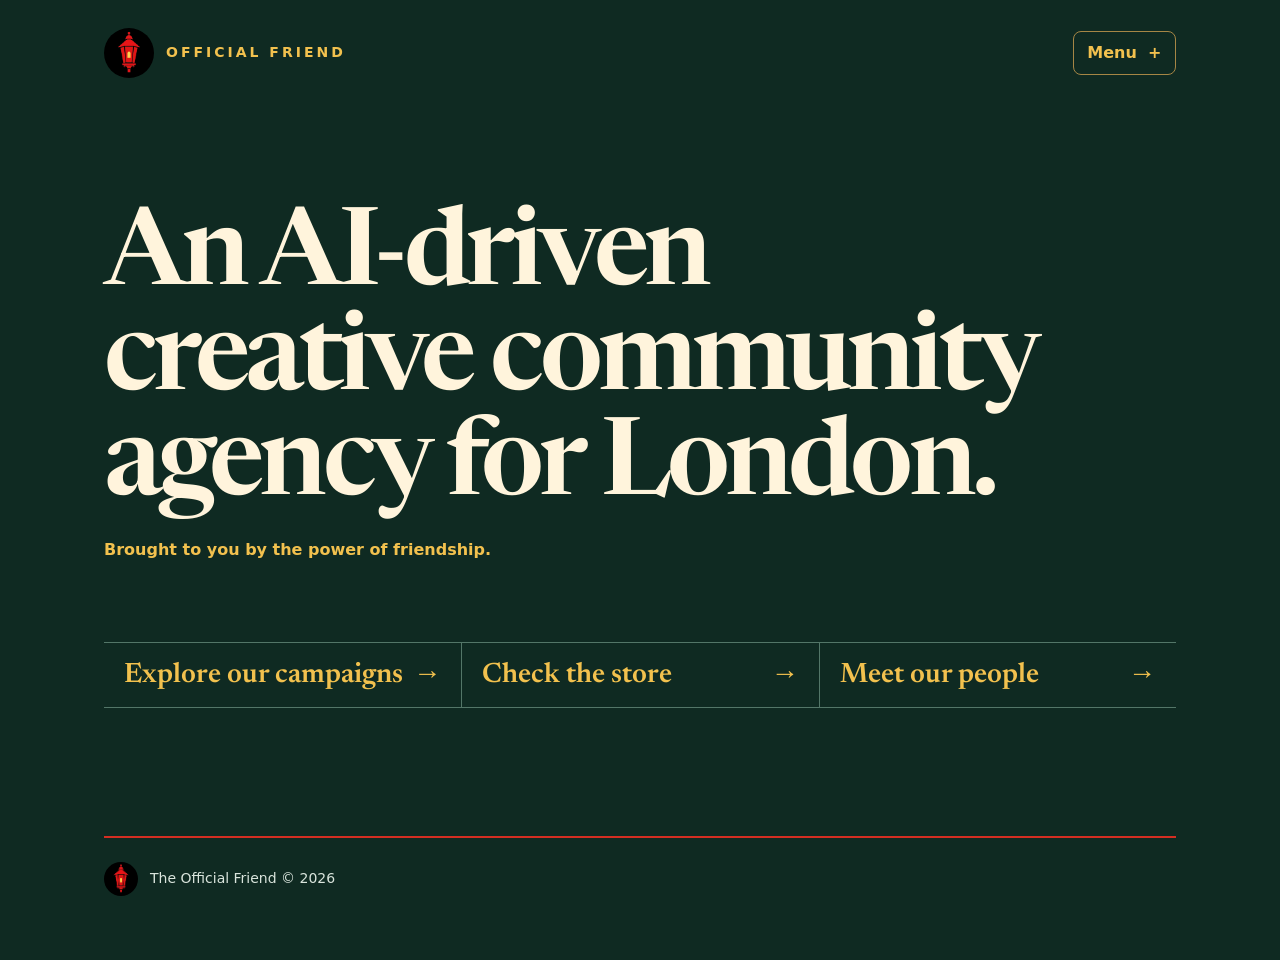
<file: index.html>
<!doctype html>
<html lang="en">
<head>
<meta charset="utf-8">
<meta name="viewport" content="width=device-width,initial-scale=1">
<meta name="theme-color" content="#0F2A22">
<title>The Official Friend | AI-driven creative community agency for London</title>
<meta name="description" content="Explore our campaigns, shop the store and meet our community.">

<link rel="stylesheet" href="https://fonts.googleapis.com/css2?family=Newsreader:ital,wght@0,600;1,600&amp;display=swap">
<link rel="stylesheet" href="official-friend-editorial.css">
<link rel="canonical" href="https://officialfriend.co.uk/">
<link rel="stylesheet" href="official-friend-menu.css">
</head>
<body>
<div style="background:#0F2A22;color:#FFF4DC;font-family:system-ui,sans-serif;box-sizing:border-box;display:flex;flex-direction:column;align-items:center">
<div style="width:100%;max-width:1120px;box-sizing:border-box;padding:0 24px;display:flex;flex-direction:column;gap:clamp(24px,4vw,44px);padding-bottom:64px">
<header style="display:flex;justify-content:space-between;align-items:center;padding-top:28px;flex-wrap:wrap;gap:12px"><a class="brand" data-referral-link href="/" style="font-weight:700;letter-spacing:3px;font-size:14px;color:#F2C14E"><img src="lantern-logo.png" alt="">OFFICIAL FRIEND</a><details class="site-menu">
    <summary>Menu <span aria-hidden="true"></span></summary>
    <nav aria-label="Main navigation">
      <a data-referral-link aria-current="page" href="/">Home</a>
      <a data-referral-link href="campaigns.html">Campaigns</a>
      <a data-referral-link href="store.html">Store</a>
      <a data-referral-link href="people.html">People</a>
      <a href="solutions.html">Solutions</a>
      <a href="contact.html">Contact</a>
    </nav>
  </details></header>
<main class="landing">
  <h1>An AI-driven creative community agency for London.</h1>
  <p class="friendship">Brought to you by the power of friendship.</p>
  <nav class="landing-links" aria-label="Explore Official Friend">
    <a data-referral-link href="campaigns.html">Explore our campaigns <span aria-hidden="true">→</span></a>
    <a data-referral-link href="store.html">Check the store <span aria-hidden="true">→</span></a>
    <a data-referral-link href="people.html">Meet our people <span aria-hidden="true">→</span></a>
  </nav>
</main>
<footer style="border-top:2px solid #D42E22;padding-top:24px;color:#D9E4DC;font-size:14px"><div class="footer-brand"><img class="section-lantern" src="lantern-logo.png" alt="" width="34" height="34" loading="lazy"><span>The Official Friend &copy; 2026</span></div></footer>
</div>
</div>
<script>
  if (location.pathname === '/index.html') {
    history.replaceState(history.state, '', '/' + location.search + location.hash);
  }

  const referral = new URLSearchParams(location.search).get('ref');
  if (referral) {
    for (const link of document.querySelectorAll('[data-referral-link]')) {
      const destination = new URL(link.href);
      destination.searchParams.set('ref', referral);
      link.href = destination.href;
    }
    const badge = document.getElementById('jacket-referral');
    if (badge && referral === 'MGES-001') badge.hidden = false;
  }
  const section = location.hash.slice(1);
  const campaignSections = ['campaigns', 'campaigns-title', 'research-title', 'blue-book-title', 'jumper', 'jacket-title', 'jacket-referral', 'london-projects'];
  const peopleSections = ['how', 'community', 'london-story', 'london-organisers', 'services', 'services-title', 'approach-title'];
  if (campaignSections.includes(section)) location.replace('campaigns.html' + location.search + location.hash);
  if (peopleSections.includes(section)) location.replace('people.html' + location.search + location.hash);
</script>
</body>
</html>
</file>
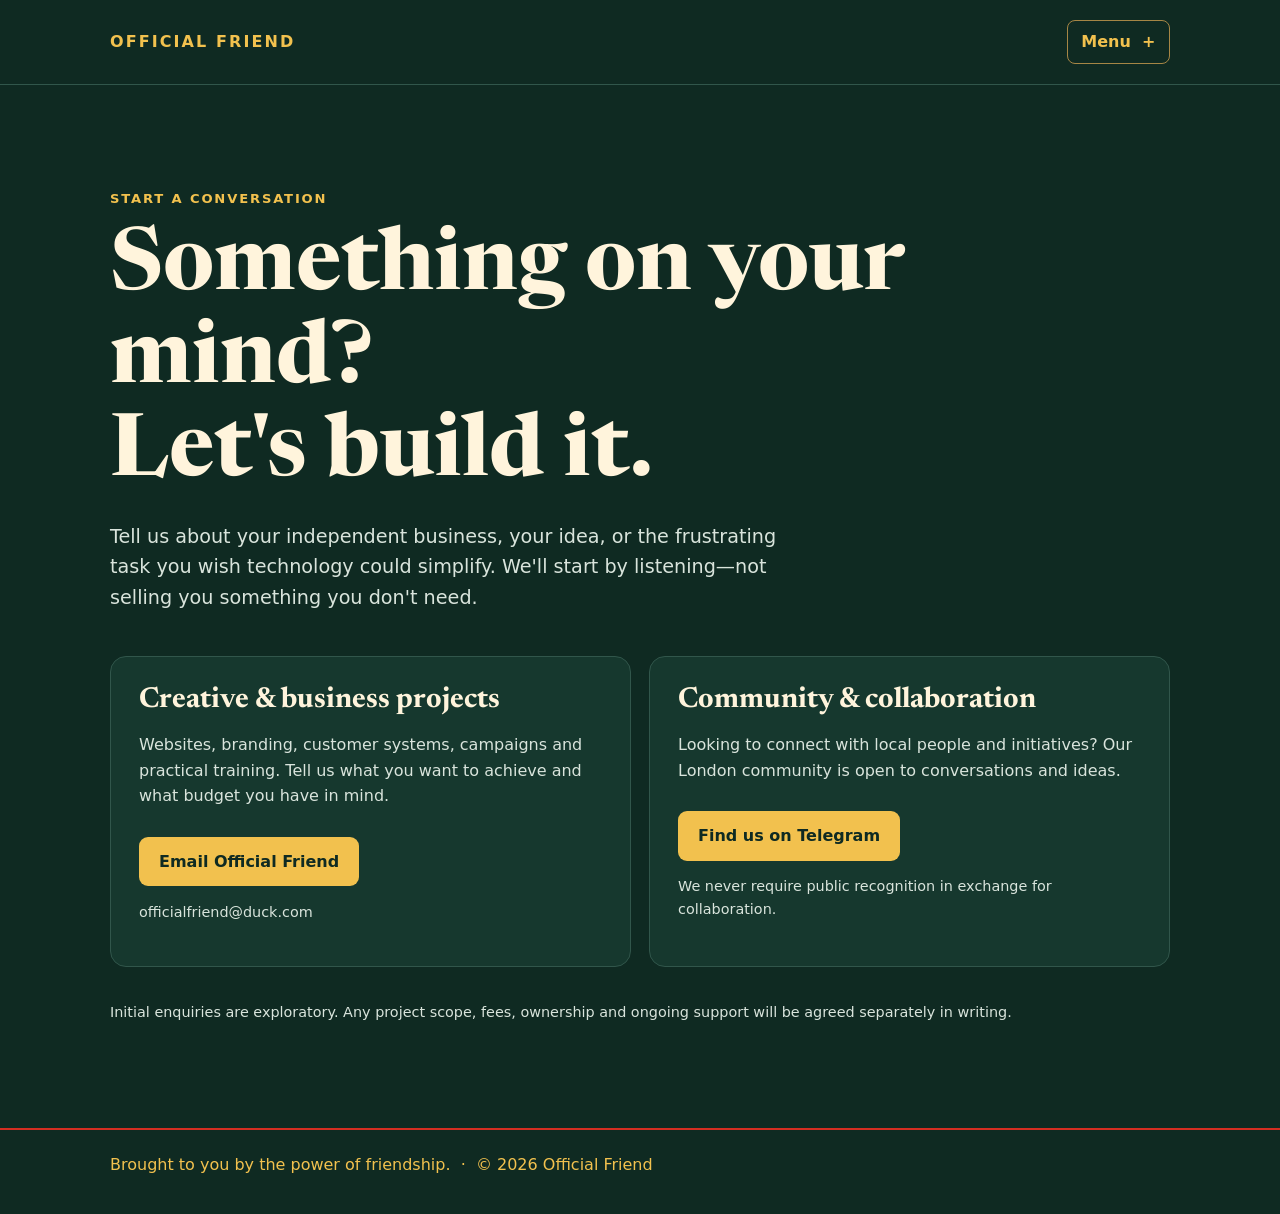
<file: contact.html>
<!doctype html>
<html lang="en"><head><meta charset="utf-8"><meta name="viewport" content="width=device-width,initial-scale=1"><meta name="theme-color" content="#0f2a22"><meta name="description" content="Talk to Official Friend about your next website, brand or digital systems project in London."><title>Contact | Official Friend London</title><link rel="stylesheet" href="https://fonts.googleapis.com/css2?family=Newsreader:wght@500;600&display=swap"><style>
*{box-sizing:border-box}html{scroll-behavior:smooth}body{margin:0;background:#0f2a22;color:#fff4dc;font:1rem/1.6 system-ui,sans-serif}.wrap{width:min(1060px,calc(100% - 40px));margin:auto}a{color:inherit;text-underline-offset:.2em}a:focus-visible{outline:3px solid #f2c14e;outline-offset:4px}header{border-bottom:1px solid #31564b;padding:20px 0}nav{display:flex;justify-content:space-between;align-items:center;gap:16px;flex-wrap:wrap}nav a{text-decoration:none}.brand{font-weight:800;color:#f2c14e;letter-spacing:.13em}.links{display:flex;gap:20px}main{padding:clamp(44px,7vw,92px) 0}h1,h2{font-family:Newsreader,Georgia,serif;line-height:1.08}h1{font-size:clamp(3rem,8vw,5.4rem);margin:4px 0 20px}h2{font-size:1.8rem;margin:0 0 12px}.eyebrow{color:#f2c14e;font-size:.82rem;text-transform:uppercase;letter-spacing:.14em;font-weight:800}.lead{max-width:670px;font-size:1.2rem;color:#d9e4dc}.grid{display:grid;grid-template-columns:repeat(auto-fit,minmax(min(100%,300px),1fr));gap:18px;margin-top:42px}.card{background:#16382e;border:1px solid #31564b;border-radius:16px;padding:28px}.card p{color:#d9e4dc}.button{display:inline-flex;align-items:center;min-height:46px;padding:12px 20px;background:#f2c14e;color:#0f2a22;font-weight:750;border-radius:9px;text-decoration:none;margin-top:12px}.small{font-size:.9rem;color:#d9e4dc}footer{border-top:2px solid #d42e22;padding:22px 0 36px;color:#f2c14e}.contact-header{display:flex;justify-content:space-between;align-items:center;gap:16px}.contact-header .brand{text-decoration:none}</style><link rel="stylesheet" href="official-friend-menu.css">
</head><body>
<header><div class="wrap contact-header"><a class="brand" href="/">OFFICIAL FRIEND</a><details class="site-menu">
    <summary>Menu <span aria-hidden="true"></span></summary>
    <nav aria-label="Main navigation">
      <a href="/">Home</a>
      <a href="campaigns.html">Campaigns</a>
      <a href="store.html">Store</a>
      <a href="people.html">People</a>
      <a href="solutions.html">Solutions</a>
      <a href="contact.html" aria-current="page">Contact</a>
    </nav>
  </details></div></header>
<main class="wrap"><p class="eyebrow">Start a conversation</p><h1>Something on your mind?<br>Let's build it.</h1><p class="lead">Tell us about your independent business, your idea, or the frustrating task you wish technology could simplify. We'll start by listening—not selling you something you don't need.</p>
<div class="grid"><section class="card"><h2>Creative &amp; business projects</h2><p>Websites, branding, customer systems, campaigns and practical training. Tell us what you want to achieve and what budget you have in mind.</p><a class="button" href="mailto:officialfriend@duck.com?subject=Official%20Friend%20project%20enquiry">Email Official Friend</a><p class="small">officialfriend@duck.com</p></section>
<section class="card"><h2>Community &amp; collaboration</h2><p>Looking to connect with local people and initiatives? Our London community is open to conversations and ideas.</p><a class="button" href="https://t.me/OFF4London" target="_blank" rel="noopener noreferrer">Find us on Telegram</a><p class="small">We never require public recognition in exchange for collaboration.</p></section></div>
<p class="small" style="margin-top:34px">Initial enquiries are exploratory. Any project scope, fees, ownership and ongoing support will be agreed separately in writing.</p></main>
<footer><div class="wrap">Brought to you by the power of friendship. &nbsp;·&nbsp; © 2026 Official Friend</div></footer></body></html>
</file>
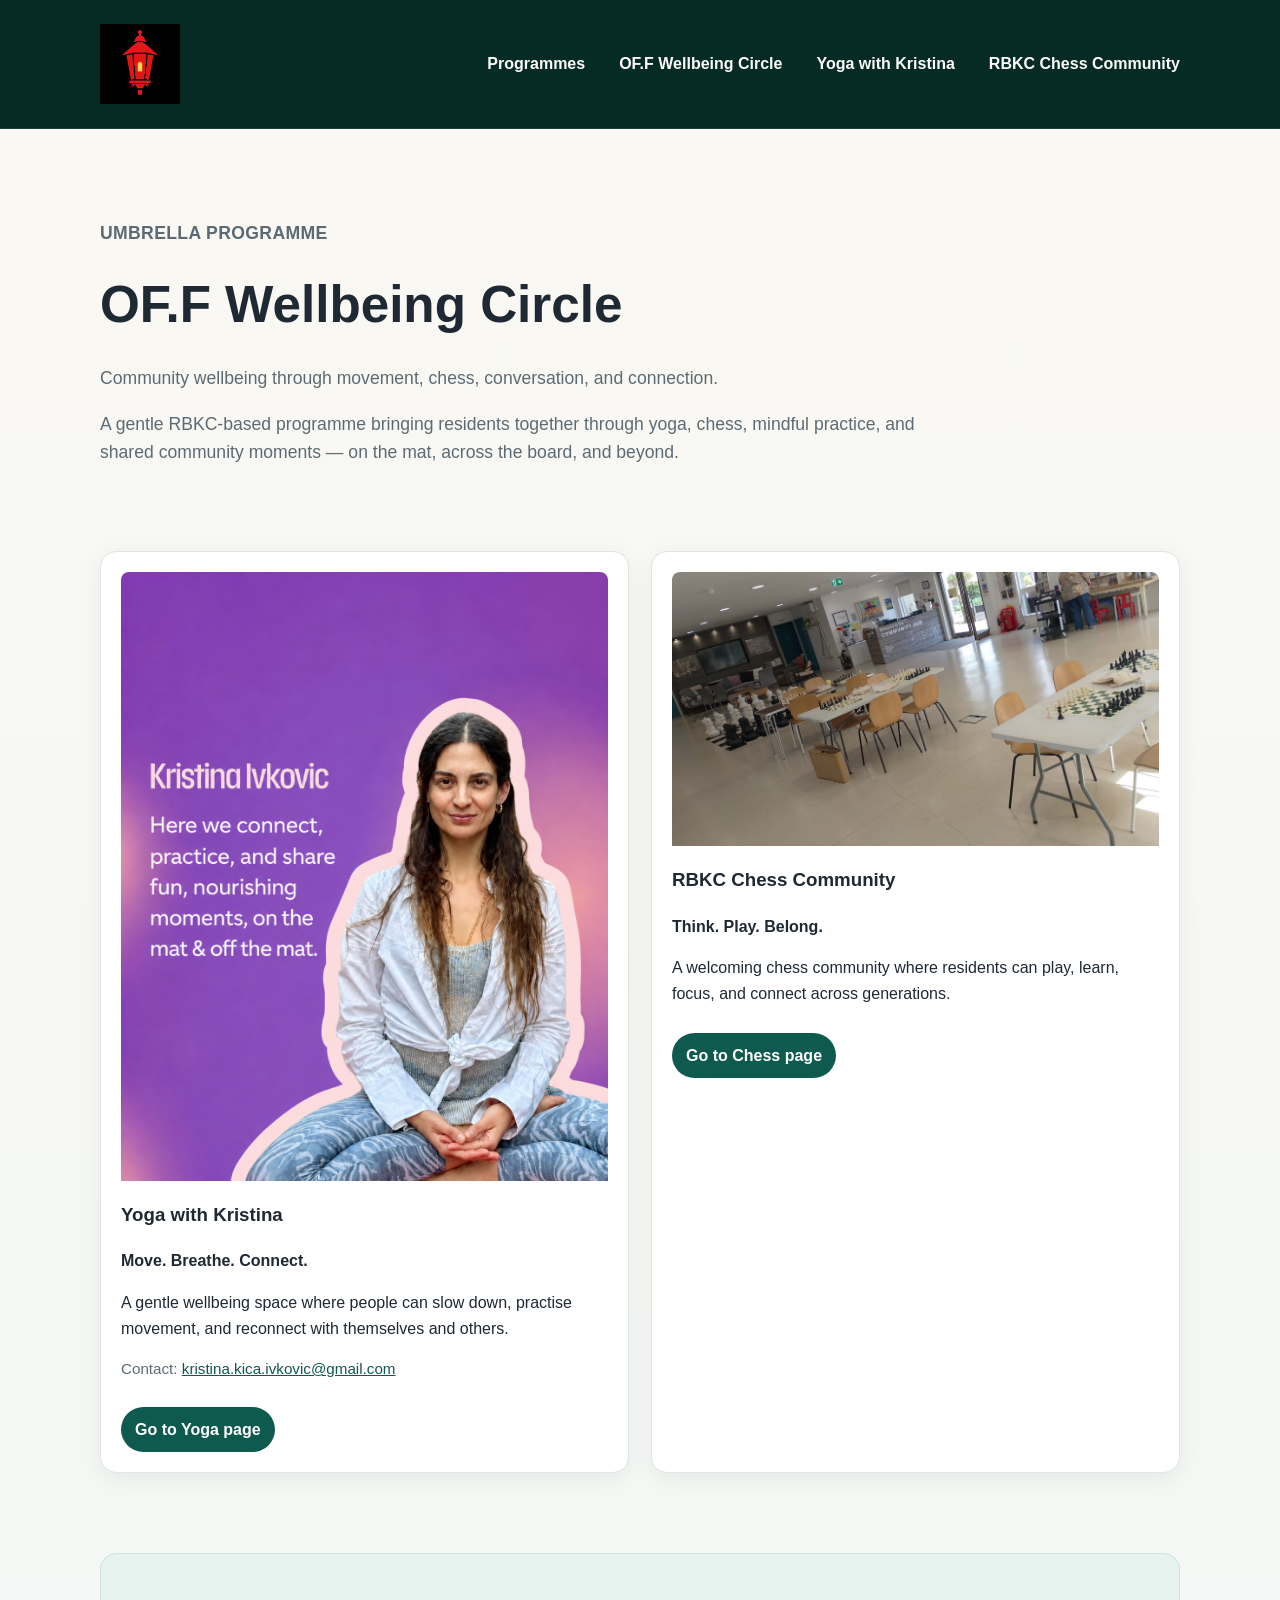
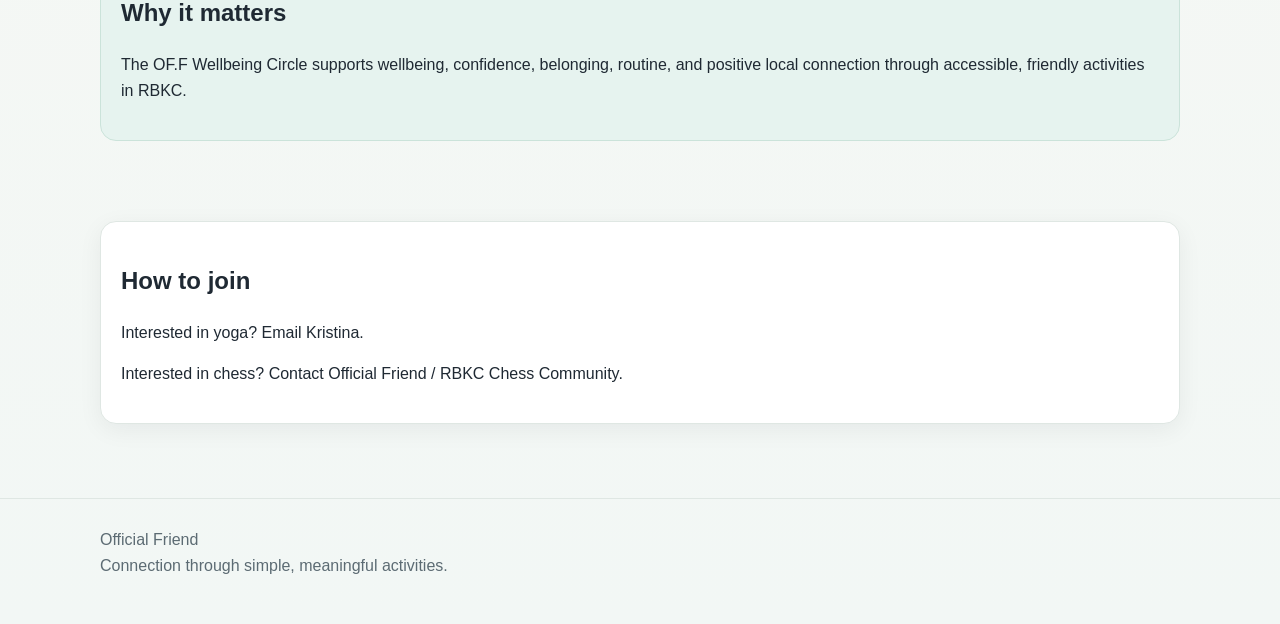
<file: funding-rbkc.html>
<!doctype html>
<html lang="en">
<head>
    <meta charset="UTF-8">
    <meta http-equiv="refresh" content="0; url=off-wellbeing-circle.html">
    <meta name="viewport" content="width=device-width,initial-scale=1">
    <title>OF.F Wellbeing Circle</title>
    <link rel="stylesheet" href="style.css">
</head>
<body>
    <main class="container">
        <section class="hero">
            <h1>OF.F Wellbeing Circle</h1>
            <p>This page has moved. Continue to the updated programme page.</p>
            <a href="off-wellbeing-circle.html" style="display: inline-block; padding: 12px 25px; background: #004a80; color: white; text-decoration: none; border-radius: 30px;">Open OF.F Wellbeing Circle</a>
        </section>
    </main>
</body>
</html>
</file>
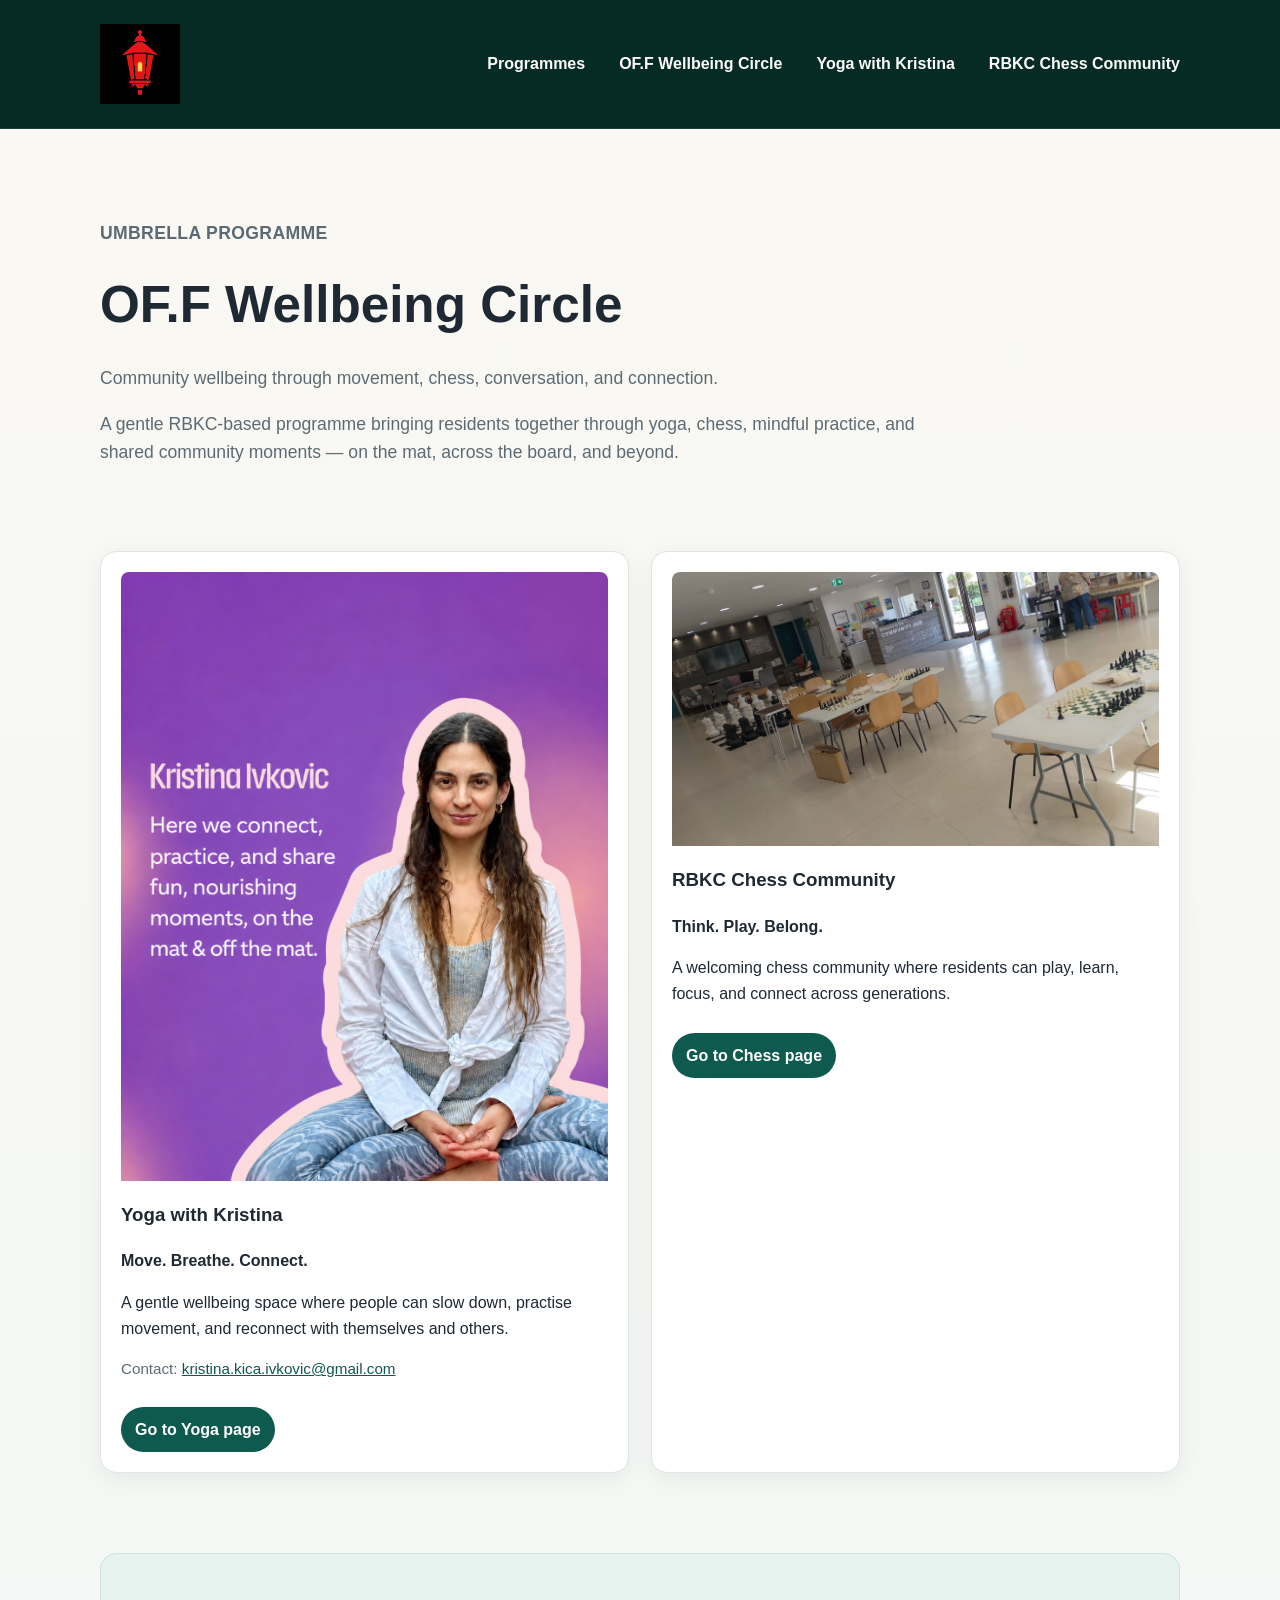
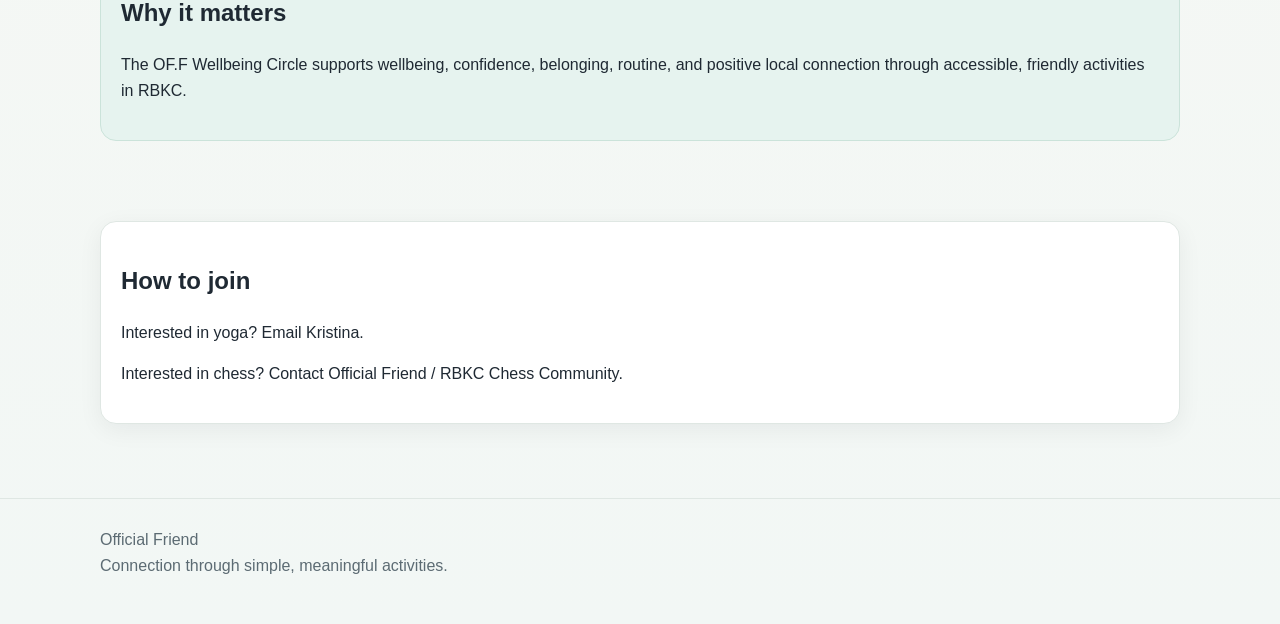
<file: off-wellbeing-circle.html>
<!doctype html><html lang="en"><head><meta charset="UTF-8"><meta name="viewport" content="width=device-width,initial-scale=1"><title>OF.F Wellbeing Circle | Official Friend</title><link rel="stylesheet" href="style.css"></head><body>
<header class="site-header"><div class="container nav"><a class="brand" href="index.html"><img src="lantern-logo.png" alt="Official Friend" style="height: 80px; width: auto;"></a><nav class="nav-links"><a href="programmes.html">Programmes</a><a class="active" href="off-wellbeing-circle.html">OF.F Wellbeing Circle</a><a href="yoga-with-kristina.html">Yoga with Kristina</a><a href="rbkc-chess-community.html">RBKC Chess Community</a></nav></div></header>
<main class="container">
<section class="hero"><p class="eyebrow">Umbrella Programme</p><h1>OF.F Wellbeing Circle</h1><p>Community wellbeing through movement, chess, conversation, and connection.</p><p>A gentle RBKC-based programme bringing residents together through yoga, chess, mindful practice, and shared community moments — on the mat, across the board, and beyond.</p></section>
<section class="section"><div class="grid">
<article class="card"><img src="images/kristina-yoga.png" alt="Yoga with Kristina"><h3>Yoga with Kristina</h3><p><strong>Move. Breathe. Connect.</strong></p><p>A gentle wellbeing space where people can slow down, practise movement, and reconnect with themselves and others.</p><p class="subtle">Contact: <a href="mailto:kristina.kica.ivkovic@gmail.com">kristina.kica.ivkovic@gmail.com</a></p><a class="cta" href="yoga-with-kristina.html">Go to Yoga page</a></article>
<article class="card"><img src="images/chess-community.jpg" alt="RBKC Chess Community"><h3>RBKC Chess Community</h3><p><strong>Think. Play. Belong.</strong></p><p>A welcoming chess community where residents can play, learn, focus, and connect across generations.</p><a class="cta" href="rbkc-chess-community.html">Go to Chess page</a></article>
</div></section>
<section class="section"><div class="soft"><h2>Why it matters</h2><p>The OF.F Wellbeing Circle supports wellbeing, confidence, belonging, routine, and positive local connection through accessible, friendly activities in RBKC.</p></div></section>
<section class="section"><div class="card"><h2>How to join</h2><p>Interested in yoga? Email Kristina.</p><p>Interested in chess? Contact Official Friend / RBKC Chess Community.</p></div></section>
</main><footer class="footer"><div class="container">Official Friend<br>Connection through simple, meaningful activities.</div></footer>
</body></html>
</file>
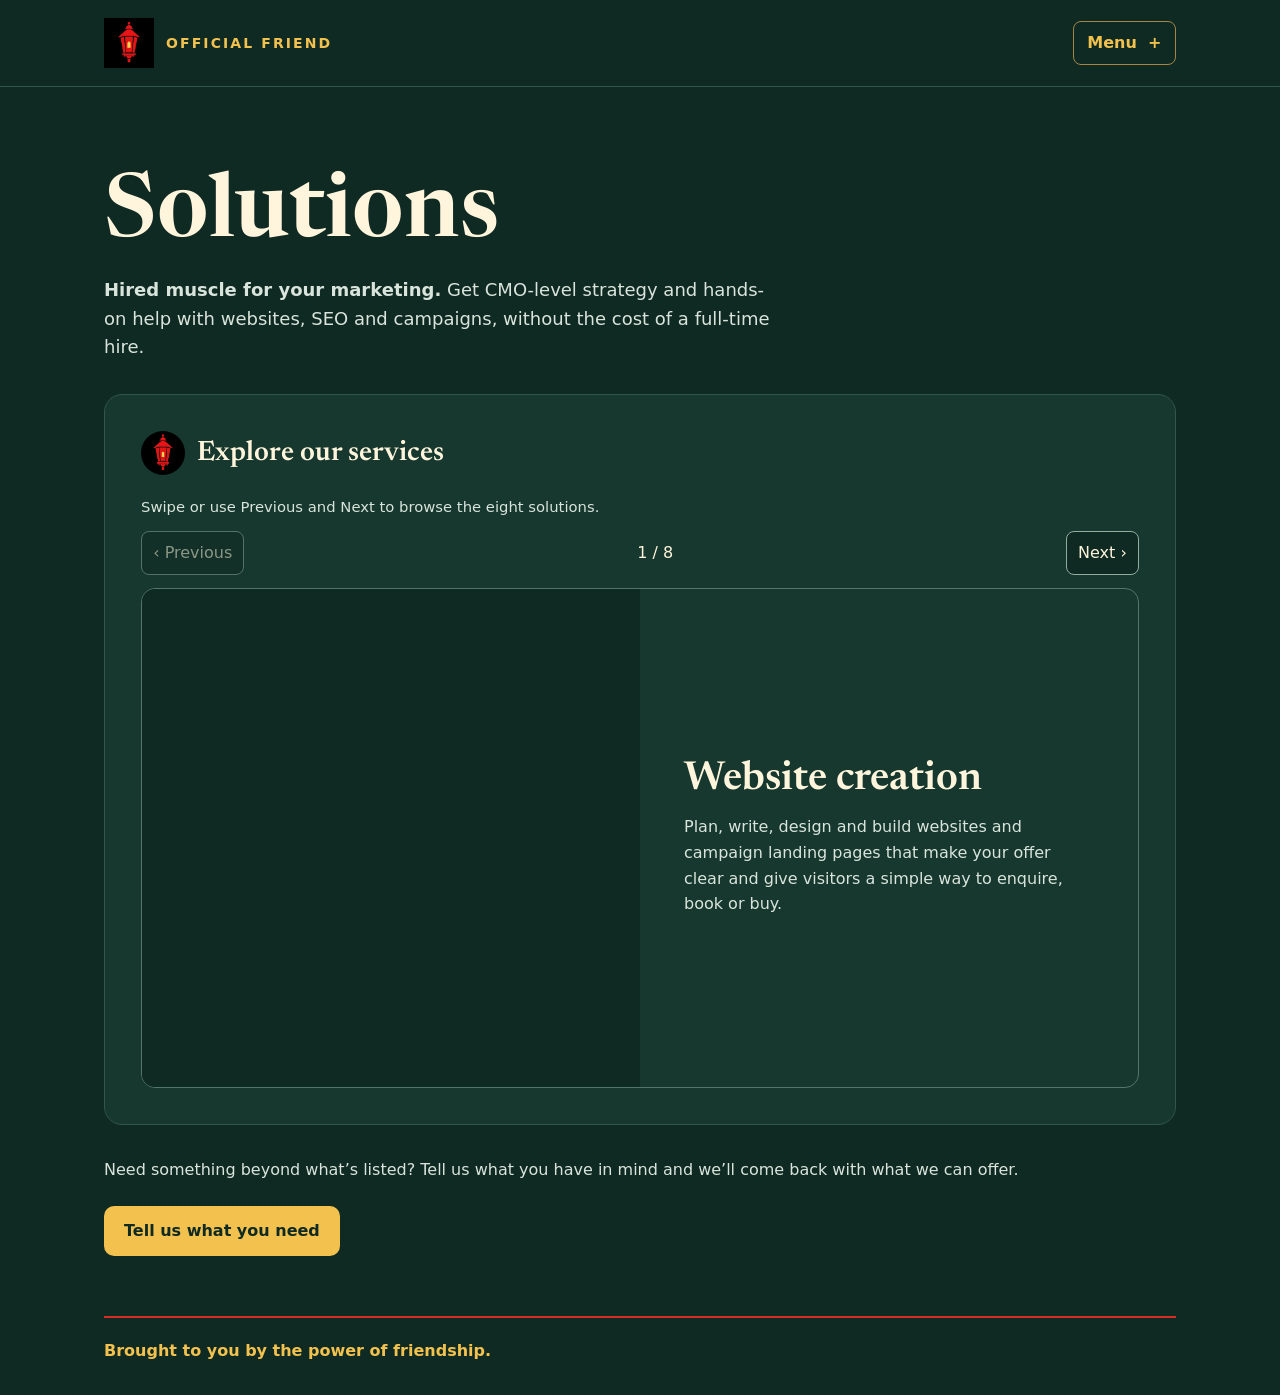
<file: programmes.html>
<!doctype html>
<html lang="en">
<head>
  <meta charset="utf-8">
  <meta name="viewport" content="width=device-width,initial-scale=1">
  <meta http-equiv="refresh" content="0; url=solutions.html">
  <link rel="canonical" href="solutions.html">
  <title>Solutions | The Official Friend London</title>
</head>
<body><a href="solutions.html">View Official Friend’s marketing solutions</a></body>
</html>
</file>
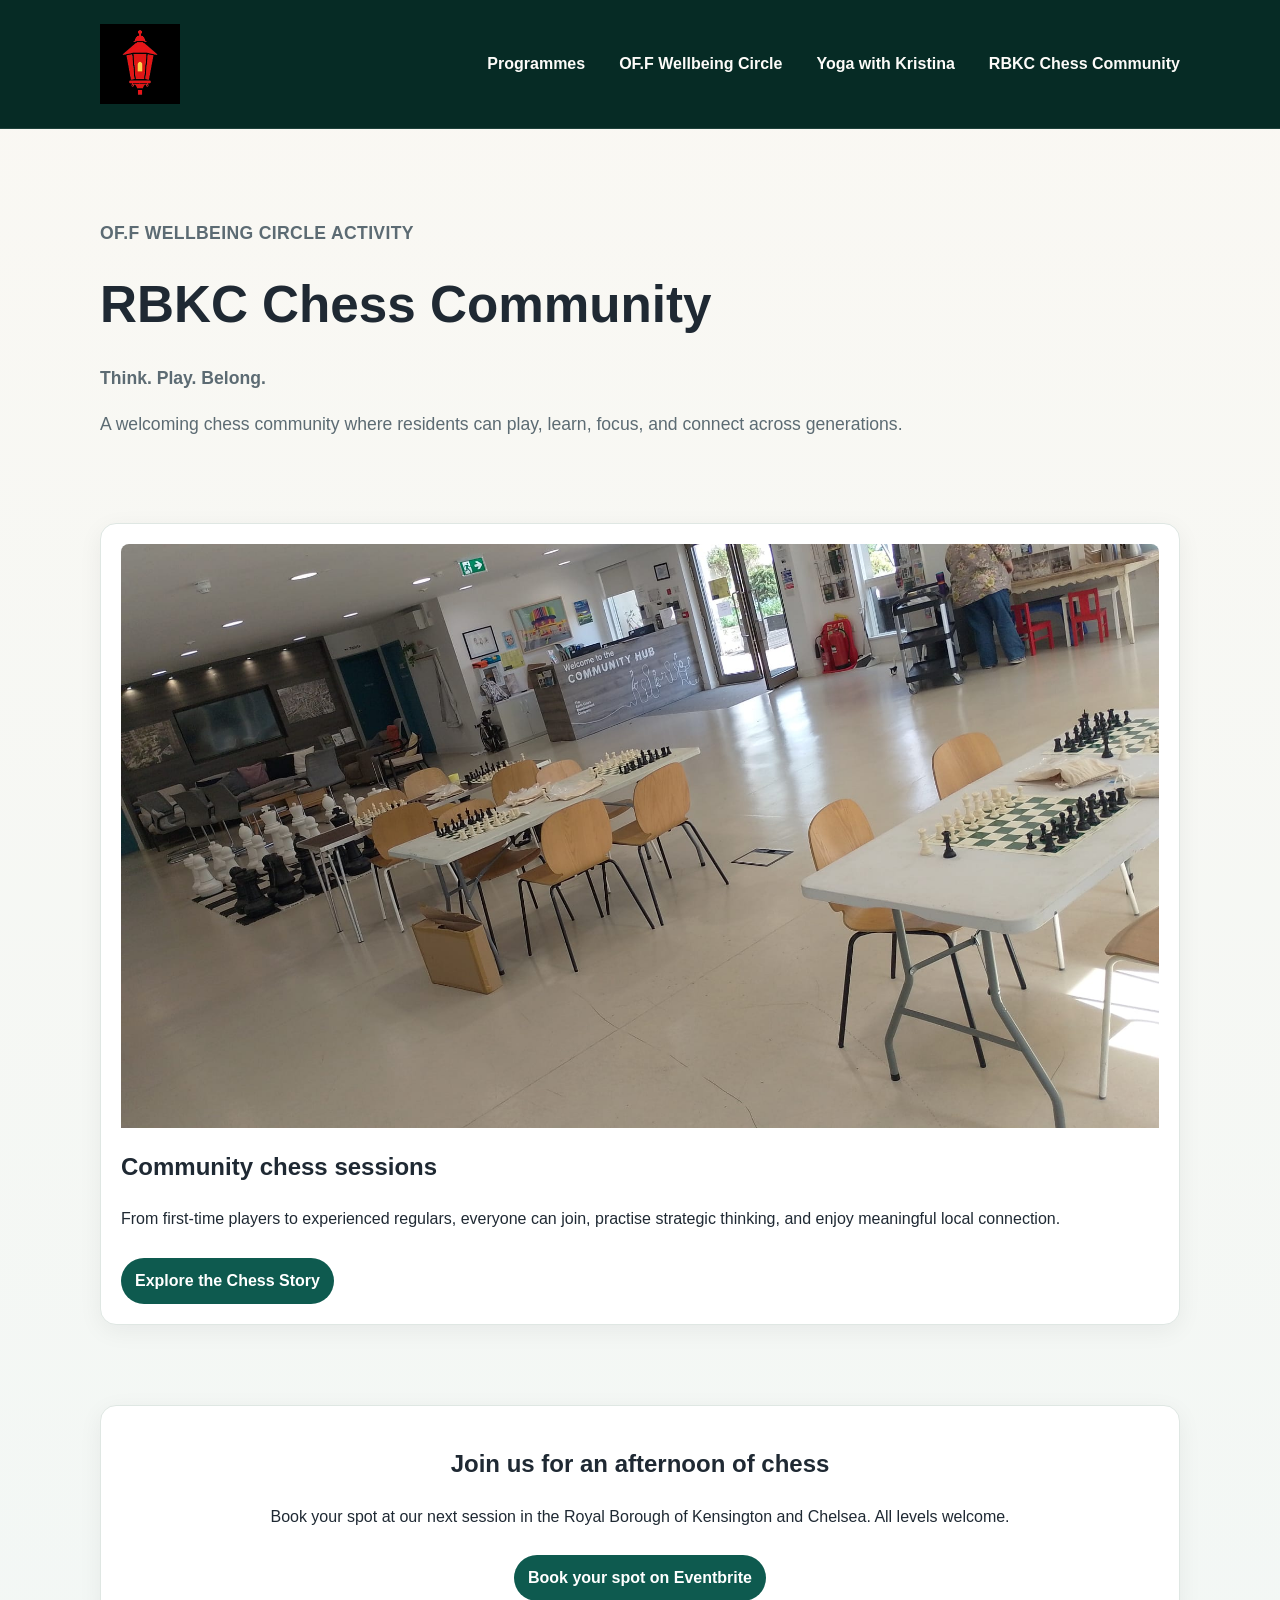
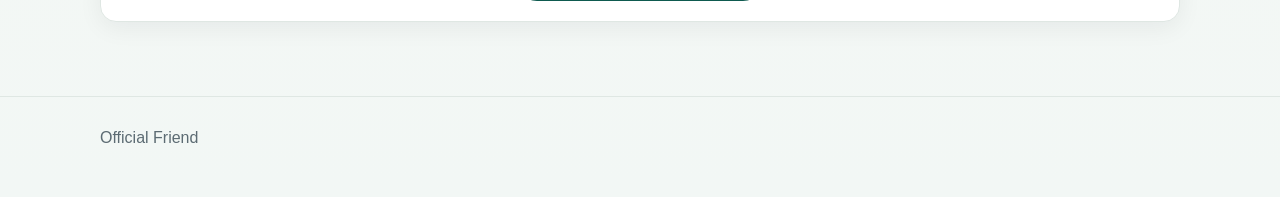
<file: rbkc-chess-community.html>
<!doctype html><html lang="en"><head><meta charset="UTF-8"><meta name="viewport" content="width=device-width,initial-scale=1"><title>RBKC Chess Community | Official Friend</title><link rel="stylesheet" href="style.css"></head><body>
<header class="site-header"><div class="container nav"><a class="brand" href="index.html"><img src="lantern-logo.png" alt="Official Friend" style="height: 80px; width: auto;"></a><nav class="nav-links"><a href="programmes.html">Programmes</a><a href="off-wellbeing-circle.html">OF.F Wellbeing Circle</a><a href="yoga-with-kristina.html">Yoga with Kristina</a><a class="active" href="rbkc-chess-community.html">RBKC Chess Community</a></nav></div></header>
<main class="container"><section class="hero"><p class="eyebrow">OF.F Wellbeing Circle Activity</p><h1>RBKC Chess Community</h1><p><strong>Think. Play. Belong.</strong></p><p>A welcoming chess community where residents can play, learn, focus, and connect across generations.</p></section>
<section class="section"><article class="card"><img src="images/chess-community.jpg" alt="RBKC chess tables and pieces"><h2>Community chess sessions</h2><p>From first-time players to experienced regulars, everyone can join, practise strategic thinking, and enjoy meaningful local connection.</p><a class="cta" href="https://rbkcchess-gee6d7un.manus.space/#story" target="_blank">Explore the Chess Story</a></article></section>
<section class="section"><article class="card" style="text-align: center;"><h2>Join us for an afternoon of chess</h2><p>Book your spot at our next session in the Royal Borough of Kensington and Chelsea. All levels welcome.</p><a class="cta" href="https://www.eventbrite.co.uk/e/rbkc-chess-community-invites-you-to-join-us-for-an-afternoon-of-chess-tickets-1988046075328" target="_blank">Book your spot on Eventbrite</a></article></section></main>
<footer class="footer"><div class="container">Official Friend</div></footer></body></html>
</file>
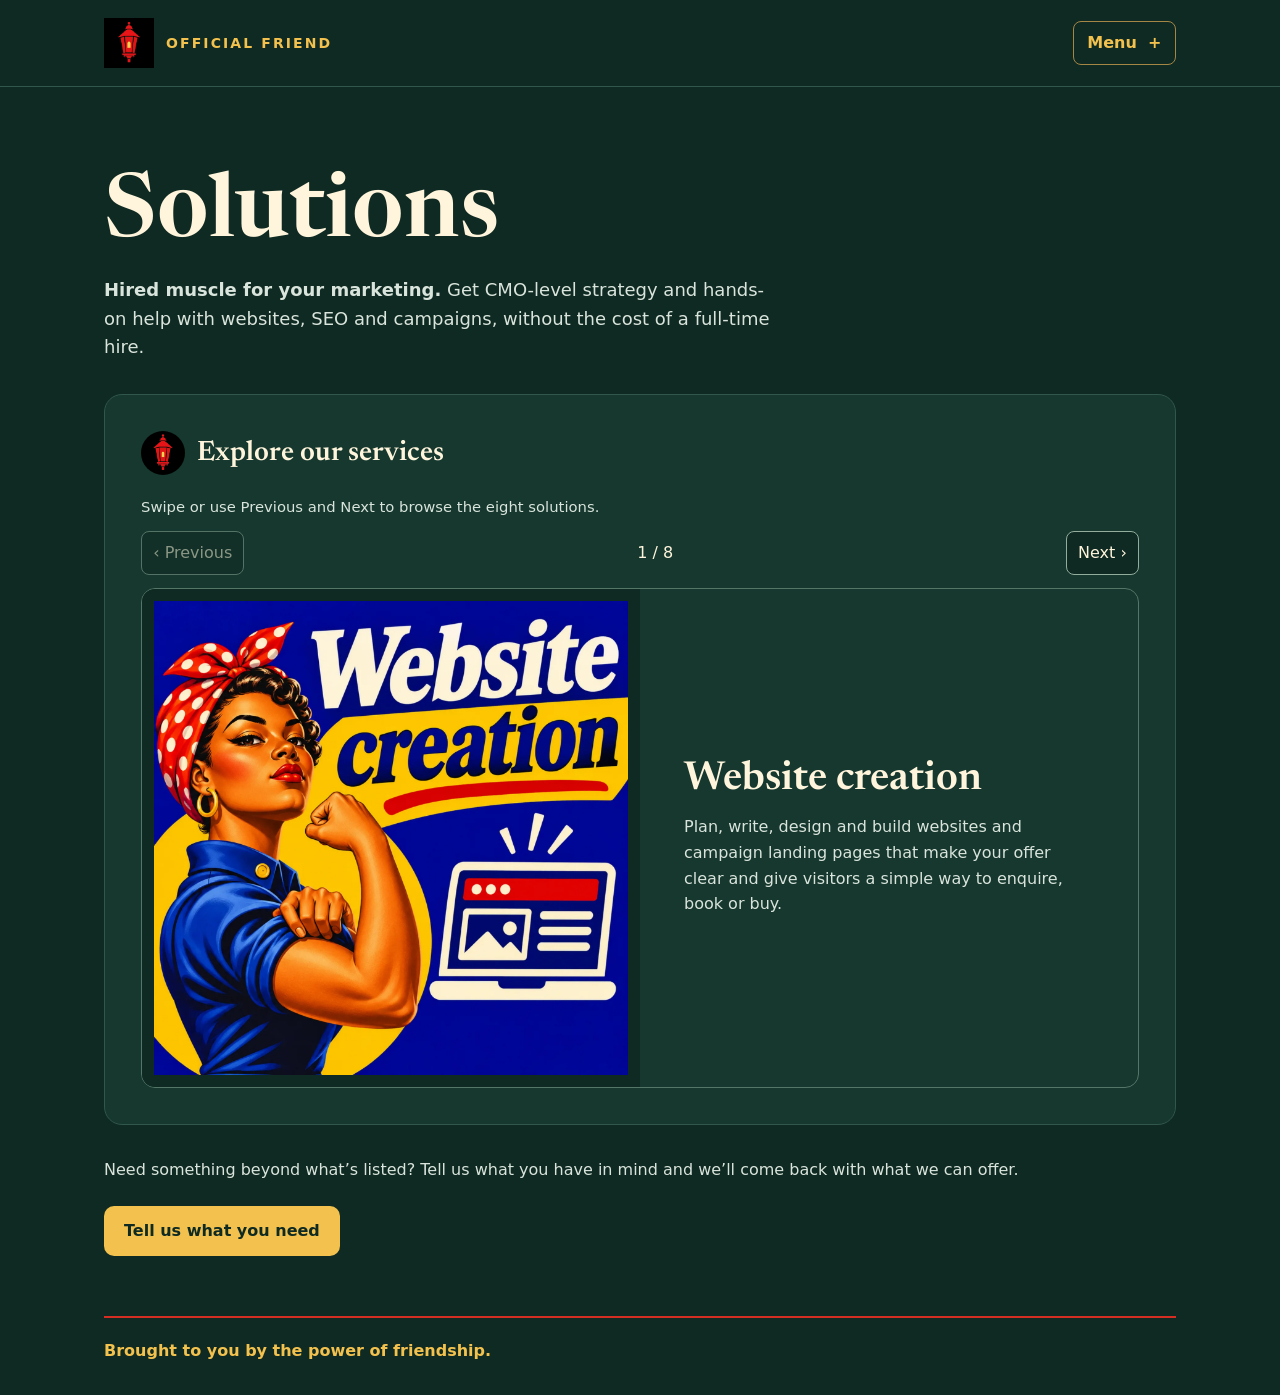
<file: solutions.html>
<!doctype html>
<html lang="en">
<head>
  <meta charset="utf-8">
  <meta name="viewport" content="width=device-width,initial-scale=1">
  <meta name="theme-color" content="#0f2a22">
  <meta name="description" content="Website creation, CRM, booking systems, training and creative marketing services from The Official Friend London.">
  <title>Solutions | The Official Friend London</title>
  <link rel="stylesheet" href="https://fonts.googleapis.com/css2?family=Newsreader:wght@500;600&amp;display=swap">
  <style>
    * { box-sizing: border-box; }
    body { margin: 0; background: #0f2a22; color: #fff4dc; font: 1rem/1.6 system-ui, sans-serif; }
    .wrap { width: min(1072px, calc(100% - 40px)); margin-inline: auto; }
    header { padding-block: 18px; border-bottom: 1px solid #31564b; }
    header .wrap { display: flex; justify-content: space-between; align-items: center; gap: 16px; }
    a { color: inherit; text-underline-offset: .25em; }
    a:focus-visible { outline: 3px solid #f2c14e; outline-offset: 5px; }
    .brand { display: inline-flex; align-items: center; gap: 12px; color: #f2c14e; font-size: .875rem; font-weight: 700; letter-spacing: .15em; text-decoration: none; }
    .brand img { width: auto; height: 50px; }
    main { padding-block: clamp(36px, 7vw, 80px) 60px; }
    h1, h2 { font-family: Newsreader, Georgia, serif; font-weight: 600; line-height: 1.1; margin: 0; }
    h1 { font-size: clamp(3rem, 8vw, 5.5rem); }
    h2 { font-size: 1.75rem; }
    p { margin: 12px 0 0; color: #d9e4dc; }
    .intro { max-width: 59ch; font-size: 1.125rem; }
    .services { margin-block: 32px; padding: clamp(18px, 4vw, 36px); border: 1px solid #31564b; border-radius: 18px; background: #16382e; }
    .services-title { display: flex; align-items: center; gap: 12px; margin-bottom: 20px; }
    .services-title img { width: 44px; height: 44px; object-fit: contain; border-radius: 50%; }
    .service-track { display:flex; overflow-x:auto; scroll-snap-type:x mandatory; border:1px solid #537668; border-radius:14px; }
    .service-track:focus-visible,.slider-controls button:focus-visible { outline:3px solid #f2c14e; outline-offset:4px; }
    .service-track article { flex:0 0 100%; min-width:0; display:grid; grid-template-columns:minmax(0,1fr) minmax(0,1fr); align-items:center; scroll-snap-align:start; }
    .slider-help { margin:0 0 .75rem; font-size:.925rem; }
    .service-track { scrollbar-color:#eac063 #0f2a22; }
    .service-poster { padding:12px; background:#0f2a22; }
    .service-poster img { display:block; margin-inline:auto; width:min(100%, 65svh, 580px); height:auto; object-fit:contain; }
    .service-copy { padding:clamp(19px,4vw,44px); }
    .services h3 { margin:0; font:600 clamp(1.65rem,4vw,2.5rem)/1.1 Newsreader,Georgia,serif; }
    .slider-controls:not([hidden]) { display:flex; align-items:center; justify-content:space-between; gap:.65rem; margin-bottom:.8rem; }
    .slider-controls button { min-height:44px; padding:.45rem .7rem; border:1px solid #93ad9d; border-radius:8px; background:#0f2a22; color:#fff4dc; font:inherit; cursor:pointer; }
    .slider-controls button:disabled { opacity:.5; cursor:default; }
    @media(max-width:620px) { .service-track article { grid-template-columns:1fr; align-content:start; } }
    footer { border-top: 2px solid #d42e22; padding-block: 20px 32px; color: #f2c14e; font-weight: 600; }
  </style>
<link rel="stylesheet" href="official-friend-menu.css">
</head>
<body>
  <header><div class="wrap">
    <a class="brand" href="/"><img src="lantern-logo.png" alt="">OFFICIAL FRIEND</a>
    <details class="site-menu">
    <summary>Menu <span aria-hidden="true"></span></summary>
    <nav aria-label="Main navigation">
      <a href="/">Home</a>
      <a href="campaigns.html">Campaigns</a>
      <a href="store.html">Store</a>
      <a href="people.html">People</a>
      <a href="solutions.html" aria-current="page">Solutions</a>
      <a href="contact.html">Contact</a>
    </nav>
  </details>
  </div></header>
  <main class="wrap">
    <h1>Solutions</h1>
    <p class="intro"><strong>Hired muscle for your marketing.</strong> Get CMO-level strategy and hands-on help with websites, SEO and campaigns, without the cost of a full-time hire.</p>
    <section class="services" aria-labelledby="services-title">
      <h2 class="services-title" id="services-title"><img src="lantern-logo.png" alt="" width="44" height="44">Explore our services</h2>
      <p class="slider-help" id="slider-help">Swipe or use Previous and Next to browse the eight solutions.</p>
      <div class="slider-controls" hidden>
        <button type="button" data-step="-1">‹ Previous</button>
        <span class="slide-count" aria-live="polite"></span>
        <button type="button" data-step="1">Next ›</button>
      </div>
      <div class="service-track" aria-describedby="slider-help" tabindex="0" role="region" aria-label="Solutions carousel">
        <article><div class="service-poster"><img src="assets/solutions/website-creation.webp" width="1536" height="1536" alt="" decoding="async"></div><div class="service-copy"><h3>Website creation</h3><p>Plan, write, design and build websites and campaign landing pages that make your offer clear and give visitors a simple way to enquire, book or buy.</p></div></article>
        <article><div class="service-poster"><img src="assets/solutions/booking-catalogues-crm.webp" width="1536" height="1536" alt="" decoding="async" loading="lazy"></div><div class="service-copy"><h3>Booking, catalogues &amp; CRM</h3><p>Organise enquiries, customer records, appointments and service catalogues with practical workflows you can manage independently.</p></div></article>
        <article><div class="service-poster"><img src="assets/solutions/training-handover.webp" width="1536" height="1536" alt="" decoding="async" loading="lazy"></div><div class="service-copy"><h3>Training &amp; handover</h3><p>Learn to update your website, manage bookings and operate the digital tools built for your business.</p></div></article>
        <article><div class="service-poster"><img src="assets/solutions/seo-local-search.webp" width="1536" height="1536" alt="" decoding="async" loading="lazy"></div><div class="service-copy"><h3>SEO and local search</h3><p>Find what customers search for, improve your site structure and page copy, and strengthen your local search presence so people can find you.</p></div></article>
        <article><div class="service-poster"><img src="assets/solutions/marketing-strategy.webp" width="1536" height="1536" alt="" decoding="async" loading="lazy"></div><div class="service-copy"><h3>Marketing strategy and CMO support</h3><p>Set goals, identify your audience, prioritise channels and budget, and turn those decisions into a marketing roadmap your team can use.</p></div></article>
        <article><div class="service-poster"><img src="assets/solutions/brand-positioning.webp" width="1536" height="1536" alt="" decoding="async" loading="lazy"></div><div class="service-copy"><h3>Brand and positioning</h3><p>Define who you serve, what makes your offer different, and how to explain it consistently across your website, campaigns and sales materials.</p></div></article>
        <article><div class="service-poster"><img src="assets/solutions/campaigns-content.webp" width="1536" height="1536" alt="" decoding="async" loading="lazy"></div><div class="service-copy"><h3>Campaigns and content</h3><p>Plan launches and ongoing campaigns, develop creative concepts, and produce copy and content for social, email and paid media.</p></div></article>
        <article><div class="service-poster"><img src="assets/solutions/measurement-improvement.webp" width="1536" height="1536" alt="" decoding="async" loading="lazy"></div><div class="service-copy"><h3>Measurement and improvement</h3><p>Track where enquiries and sales come from, review what each channel contributes, and test changes to copy, offers and landing pages.</p></div></article>
      </div>

    </section>
    <p>Need something beyond what’s listed? Tell us what you have in mind and we’ll come back with what we can offer.</p>
    <p style="margin-top:24px"><a href="contact.html" style="display:inline-block;background:#f2c14e;color:#0f2a22;padding:12px 20px;border-radius:10px;text-decoration:none;font-weight:700">Tell us what you need</a></p>
  </main>
  <footer class="wrap">Brought to you by the power of friendship.</footer>
  <script>
    const track = document.querySelector('.service-track');
    const controls = document.querySelector('.slider-controls');
    const slides = [...track.children];
    const status = controls.querySelector('.slide-count');
    const buttons = [...controls.querySelectorAll('button')];
    const activeIndex = () => Math.round(track.scrollLeft / track.clientWidth);
    function updateControls() {
      const index = activeIndex();
      status.textContent = (index + 1) + ' / ' + slides.length;
      buttons[0].disabled = index === 0;
      buttons[1].disabled = index === slides.length - 1;
    }
    function move(step) {
      const next = Math.max(0, Math.min(slides.length - 1, activeIndex() + step));
      track.scrollTo({
        left: next * track.clientWidth,
        behavior: matchMedia('(prefers-reduced-motion: reduce)').matches ? 'instant' : 'smooth'
      });
    }
    buttons.forEach(button => button.addEventListener('click', () => move(Number(button.dataset.step))));
    track.addEventListener('keydown', event => {
      if (event.target !== track) return;
      if (event.key !== 'ArrowLeft' && event.key !== 'ArrowRight') return;
      event.preventDefault();
      move(event.key === 'ArrowRight' ? 1 : -1);
    });
    track.addEventListener('scroll', updateControls, { passive: true });
    window.addEventListener('resize', updateControls);
    controls.hidden = false;
    updateControls();
  </script>
</body>
</html>
</file>
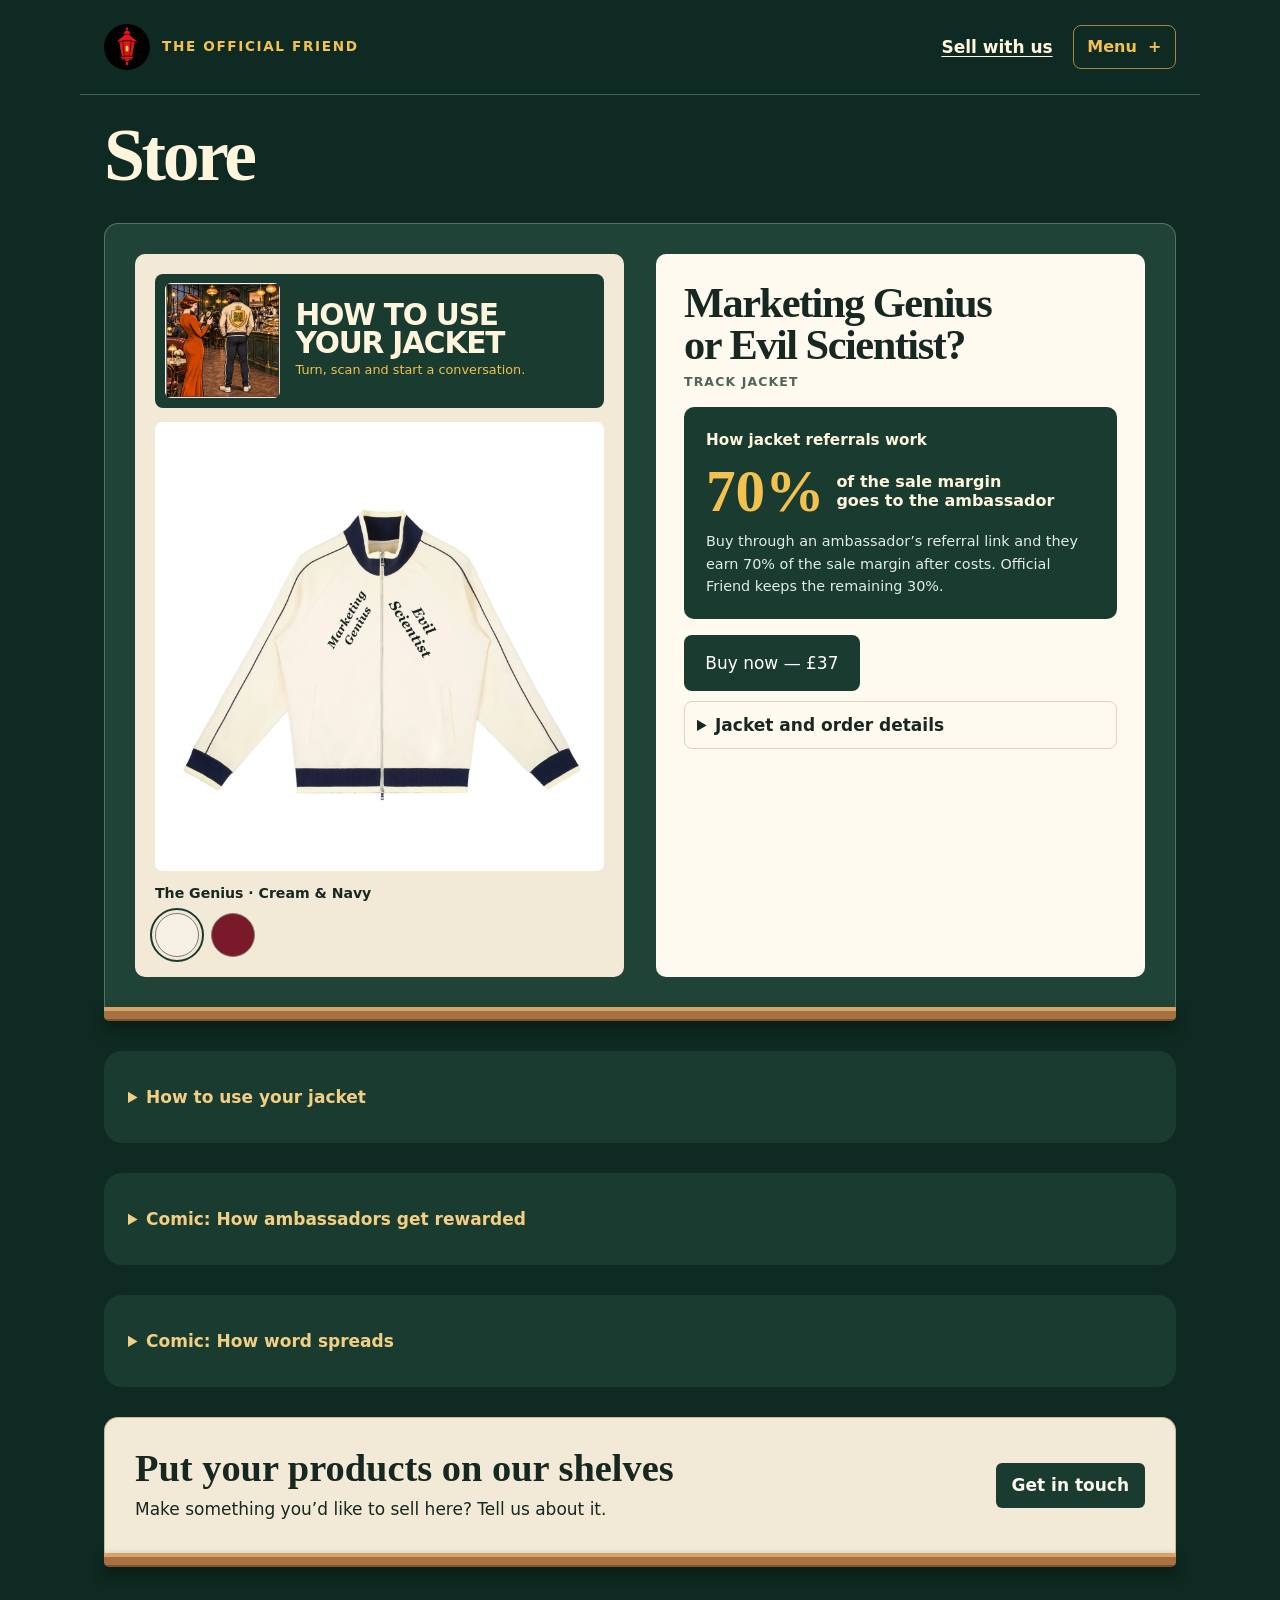
<file: store.html>
<!doctype html>
<html lang="en"><head><meta charset="utf-8"><meta name="viewport" content="width=device-width, initial-scale=1"><title>Store | The Official Friend</title>
<meta name="theme-color" content="#0f2a22">
<link rel="stylesheet" href="official-friend-editorial.css">
<style>*{box-sizing:border-box}body{margin:0;font:17px/1.55 system-ui,sans-serif;color:#172721;background:#fffaf0}header,main{max-width:1120px;margin:auto;padding:24px}header{border-bottom:1px solid #b4bcb2}a{color:inherit}header a{font-weight:800;text-decoration:none}main{display:grid;grid-template-columns:1.1fr 1fr;gap:clamp(24px,5vw,64px);align-items:start}figure{margin:0}img{width:100%;display:block;background:white;border-radius:16px}figcaption,small{font-size:.88rem}h1{font:600 clamp(2.5rem,5vw,4.5rem)/1 Georgia,serif;letter-spacing:-.045em;margin:.35em 0}h2{font-size:1.2rem}button,.pay{background:#193b30;color:white;border:0;border-radius:8px;padding:.85em 1.25em;font:inherit;cursor:pointer}select{padding:.6em;font:inherit;margin:.5em 0}section{border-top:1px solid #b4bcb2;margin-top:1.4rem;padding-top:.5rem}#credit{overflow-wrap:anywhere}@media(max-width:690px){main{grid-template-columns:1fr}img{max-height:48vh;object-fit:contain}}.jacket-gallery img{height:auto}.jacket-gallery .jacket-caption{font-size:.88rem;margin-bottom:0;margin-top:.75rem;font-weight:650}.jacket-swatches{display:flex;gap:12px;margin-top:.5rem}.jacket-swatches button{background:var(--swatch);width:44px;height:44px;padding:0;border:1px solid #817d73;border-radius:50%}.jacket-swatches button[aria-pressed="true"]{outline:2px solid #193b30;outline-offset:3px}.project-dialog{width:min(36rem,calc(100% - 2rem));max-height:calc(100dvh - 2rem);overflow:auto;border:1px solid #b4bcb2;border-radius:16px;padding:clamp(1rem,4vw,2rem);background:#fffaf0;color:#172721}.project-dialog::backdrop{background:rgba(15,42,34,.62)}.project-poll{margin:0}.project-poll h3{margin:0 0 .75rem}.project-actions{display:flex;flex-wrap:wrap;gap:.6rem}.project-actions .project-dismiss{background:transparent;color:#193b30;border:1px solid currentColor}.project-poll [role=status]:empty{margin:0}.project-poll fieldset{border:0;padding:0;margin:0 0 1rem;min-width:0}.project-poll legend{padding:0;margin-bottom:.5rem}.project-poll label:not([hidden]){display:flex;align-items:baseline;gap:.6rem;padding:.4rem 0}.project-poll label:has(textarea):not([hidden]){display:block}.project-poll textarea{display:block;width:100%;font:inherit}.project-poll button:disabled{opacity:.65;cursor:default}
.campaign{grid-column:1/-1;margin:0;padding:clamp(20px,4vw,42px);border:0;border-radius:18px;background:#193b30;color:#fffaf0}.campaign-label{margin:0;color:#f3cf83;font-size:.8rem;font-weight:750;letter-spacing:.09em;text-transform:uppercase}.campaign h2{font:600 clamp(2.35rem,6vw,4.8rem)/1.04 Georgia,serif;margin:.2em 0}.campaign-intro{margin:0 0 1.4rem;font-size:clamp(1rem,2vw,1.3rem)}.campaign-steps{display:grid;grid-template-columns:repeat(3,minmax(0,1fr));gap:12px;list-style:none;padding:0;margin:0}.campaign-steps li{overflow:hidden;border-radius:9px;background:#fffaf0;color:#172721}.campaign-panel{overflow:hidden;aspect-ratio:1}.campaign-panel img{width:300%;max-width:none;height:auto;max-height:none;display:block;object-fit:fill;border-radius:0;transform:translateX(calc(var(--offset) / 3))}.campaign-caption{padding:14px}.campaign-caption h3,.campaign-caption p{margin:0}.campaign-caption p{margin-top:.35rem}.campaign-footer{display:flex;align-items:center;justify-content:space-between;flex-wrap:wrap;gap:12px;margin-top:1.25rem}.campaign-footer a{background:#f3cf83;color:#172721;padding:.55rem .9rem;border-radius:6px;font-weight:750}@media(max-width:690px){.campaign-steps{grid-template-columns:1fr}.campaign-panel{max-width:320px;margin:auto}}

#jacket-details { min-width: 0; }
.jacket-intro {
  padding: clamp(22px, 4vw, 38px);
  border-radius: 18px 18px 0 0;
  background: #193b30;
  color: #fffaf0;
}
.jacket-intro h1 { margin: 0; font-size: clamp(2.25rem, 4.8vw, 4rem); }
.jacket-intro h1 span { display: block; margin-top: .65rem; color: #f3cf83; font: 650 1rem/1.4 system-ui, sans-serif; letter-spacing: .08em; text-transform: uppercase; }
.jacket-specs {
  display: grid;
  grid-template-columns: auto 1fr;
  margin: 0;
  border: 1px solid #ded4bf;
  border-top: 0;
  border-radius: 0 0 18px 18px;
  background: #f6eedb;
}
.jacket-specs p { margin: 0; padding: 1rem clamp(.75rem, 2vw, 1.4rem); }
.jacket-specs p + p { border-left: 1px solid #ded4bf; }
.jacket-specs strong { display: block; color: #193b30; }
.jacket-description { margin: 1.4rem 0; }
.jacket-referrals { padding: 1rem 1.25rem; border-left: 4px solid #b98b36; border-radius: 0 10px 10px 0; background: #f6eedb; }
.jacket-referrals h2 { margin: 0 0 .35rem; }
.jacket-referrals p { margin: 0; }
.jacket-care { margin-top: 1rem; }
.jacket-care summary { cursor: pointer; font-weight: 650; }
@media (max-width: 360px) {
  .jacket-specs { grid-template-columns: 1fr; }
  .jacket-specs p + p { border-left: 0; border-top: 1px solid #ded4bf; }
}

  body { background:#0f2a22; }
  .shop-header { display:flex; justify-content:space-between; align-items:center; gap:12px; color:#fff4dc; border-color:#426256; }
  .shop-brand { display:inline-flex; align-items:center; gap:12px; color:#f2c14e; font-size:.85rem; letter-spacing:.12em; }
  .shop-brand img { width:46px; height:46px; border-radius:50%; background:transparent; }
  .shop-contact { display:inline-flex; align-items:center; min-height:44px; text-underline-offset:.2em; }
  .shop-main { display:grid; grid-template-columns:minmax(0,1fr); gap:clamp(24px,5vw,50px); padding-bottom:3rem; }
  .shop-intro { color:#fff4dc; }
  .shop-intro h1 { margin:0; font-size:clamp(3rem,8vw,6rem); }
  .shop-intro p { margin:.6rem 0 0; color:#d9e4dc; max-width:52ch; }
  .shop-shelf { margin:0; padding:0; border:0; }
  .shop-shelf > h2 { margin:0 0 12px; color:#fff4dc; font:600 clamp(1.6rem,3.5vw,2.3rem)/1 Georgia,serif; }
  .shelf-bay { display:grid; grid-template-columns:minmax(0,1fr) minmax(0,1fr); gap:clamp(14px,3vw,32px); padding:clamp(12px,3vw,30px); border:1px solid #567266; border-bottom:0; border-radius:14px 14px 0 0; background:#204338; }
  .shelf-edge { height:14px; border-radius:0 0 5px 5px; background:linear-gradient(#d6a369 0 25%,#a87142 26% 88%,#80512d 89%); box-shadow:0 8px 12px #091d16; }
  .shelf-bay .jacket-gallery { padding:clamp(10px,2vw,20px); border-radius:10px; background:#f2e9d6; min-width:0; }
  .shelf-bay .jacket-gallery img { max-height:none; border-radius:7px; }
  #jacket-details { padding:clamp(14px,3vw,28px); border-radius:10px; background:#fffaf0; }
  .jacket-intro { padding:0; background:transparent; color:#172721; }
  .jacket-intro h2 { margin:0 0 .8rem; font:600 clamp(1.85rem,4.5vw,3.5rem)/1 Georgia,serif; letter-spacing:-.035em; }
  .jacket-intro h2 span { display:block; margin-top:.5rem; color:#4f645b; font:700 .78rem/1.35 system-ui,sans-serif; letter-spacing:.09em; text-transform:uppercase; }
  .jacket-specs { border:1px solid #ded4bf; border-radius:8px; font-size:.9rem; }
  .shop-main a:focus-visible,.shop-header a:focus-visible,.shop-main button:focus-visible,.shop-main summary:focus-visible { outline:3px solid #bf8c37; outline-offset:4px; }
  .maker-bay { display:flex; align-items:center; justify-content:space-between; flex-wrap:wrap; gap:16px; color:#172721; background:#f2e9d6; border-color:#ccb894; }
  .maker-bay h2 { margin:0; font:600 clamp(1.6rem,4vw,2.4rem)/1.05 Georgia,serif; }
  .maker-bay p { margin:.5rem 0 0; }
  .maker-bay a { display:inline-flex; align-items:center; min-height:44px; padding:.6rem 1rem; border-radius:6px; background:#193b30; color:#fffaf0; font-weight:750; text-decoration:none; }
  @media(max-width:720px) {
    .shop-header,.shop-main { padding-inline:16px; }
    .shelf-bay { grid-template-columns:minmax(0,1fr); }
  }

  .shop-main { gap:clamp(16px,3vw,30px); }
  .shop-intro h1 { font-size:clamp(2.65rem,6vw,4.6rem); }
  .jacket-intro h2 { font-size:clamp(1.65rem,3.5vw,2.65rem); }
  .jacket-care { margin-top:.65rem; padding:.05rem .75rem; border:1px solid #ded4bf; border-radius:8px; }
  .jacket-care summary,.shop-experiment summary { align-content:center; min-height:44px; cursor:pointer; }
  .jacket-care > p { margin:.25rem 0 .85rem; }
  .shop-experiment { padding:clamp(10px,2.5vw,24px); }
  .shop-experiment summary { font-weight:750; color:#f3cf83; }
  .shop-experiment[open] summary { margin-bottom:.6rem; }
  .shop-header .site-menu summary:focus-visible { outline:3px solid #f2c14e; outline-offset:4px; }

  .referral-feature { margin:1rem 0; padding:clamp(14px,3vw,22px); border:0; border-radius:10px; background:#193b30; color:#fff4dc; }
  .referral-feature h3 { margin:0 0 .55rem; font-size:.95rem; }
  .referral-feature .referral-promise { display:flex; flex-wrap:wrap; align-items:center; gap:.35rem .75rem; margin-bottom:.6rem; line-height:1.2; font-weight:700; }
  .referral-promise strong { color:#f2c14e; font:600 clamp(2.4rem,6vw,3.7rem)/1 Georgia,serif; }
  .referral-feature p:last-child { font-size:.9rem; color:#e3ece3; }

  .shop-comic { margin-bottom:0; }
  .comic-art { display:grid; place-content:center; gap:.55rem; aspect-ratio:1; padding:clamp(10px,3vw,28px); background:#e8c88e; color:#172721; }
  .comic-checkout { background:#d8e5db; }
  .comic-social { background:#d7e1ef; }
  .comic-cloud { background:#204338; }
  .comic-phone { display:grid; gap:.45rem; padding:.8rem; border:3px solid #172721; border-radius:15px; background:#fffaf0; box-shadow:4px 4px #172721; font-size:clamp(.7rem,1.6vw,.92rem); }
  .comic-receipt-line { height:3px; background:#7a9387; }
  .comic-receipt-line + .comic-receipt-line { width:68%; }
  .comic-post-photo { display:block; aspect-ratio:2.4; background:#193b30 url("jacket-cream-navy.webp") center/contain no-repeat; border-radius:4px; }
  .comic-bubble { display:block; padding:.4rem .6rem; border:2px solid #172721; border-radius:.8rem .8rem .8rem .15rem; background:#fffaf0; font-size:clamp(.7rem,1.6vw,.95rem); font-weight:750; box-shadow:3px 3px #0f2a22; }
  .comic-cloud .comic-bubble:nth-child(2) { justify-self:end; background:#f3cf83; }
  .comic-split { display:grid; grid-template-columns:auto 1fr; column-gap:.45rem; align-items:center; font-size:clamp(.7rem,1.6vw,.95rem); }
  .comic-split strong { font:700 clamp(1.25rem,3vw,2.2rem)/1.1 Georgia,serif; }
  @media(max-width:690px) { .comic-art { max-width:320px; margin:auto; } }
  .shop-header { flex-wrap:wrap; }
  .shop-header-actions { display:flex; align-items:center; gap:clamp(.65rem,2vw,1.25rem); margin-inline-start:auto; }
  .shop-header .shop-contact { color:#fff4dc; white-space:nowrap; text-decoration:underline; }
  .buy-jacket { margin-top:1rem; }
  .jacket-comic-preview { display:grid; grid-template-columns:clamp(72px,22%,100px) minmax(0,1fr); gap:.75rem; align-items:center; margin-bottom:.9rem; padding-bottom:.9rem; border-bottom:1px solid #c7b591; text-decoration:none; }
  .jacket-comic-preview > span:last-child { display:grid; gap:.2rem; }
  .jacket-comic-preview .campaign-panel { width:100%; border-radius:6px; }
  .jacket-comic-preview strong { text-decoration:underline; text-underline-offset:.18em; }
  .jacket-comic-preview > span > span { color:#40554b; font-size:.85rem; }

  .jacket-comic-preview {
    grid-template-columns:clamp(70px,28%,115px) minmax(0,1fr);
    gap:clamp(.55rem,2vw,1rem); padding:.6rem; border:0; border-radius:8px;
    background:#193b30; color:#fff4dc;
  }
  .jacket-comic-preview strong {
    font:850 clamp(1.05rem,2.9vw,1.85rem)/.95 system-ui,sans-serif;
    text-transform:uppercase; letter-spacing:-.04em; text-decoration:none; text-wrap:balance;
  }
  .jacket-comic-preview > span > span { color:#f2c14e; font-size:.8rem; }
  .jacket-comic-preview:hover strong { text-decoration:underline; text-underline-offset:.16em; }
</style><link rel="stylesheet" href="official-friend-menu.css">
</head>
<body>
<header class="shop-header">
  <a class="shop-brand" href="/"><img src="lantern-logo.png" width="46" height="46" alt="">THE OFFICIAL FRIEND</a>
  <div class="shop-header-actions">
  <a class="shop-contact" href="#sell-with-us">Sell with us</a>
  <details class="site-menu">
    <summary>Menu <span aria-hidden="true"></span></summary>
    <nav aria-label="Main navigation">
      <a href="/">Home</a>
      <a href="campaigns.html">Campaigns</a>
      <a href="store.html" aria-current="page">Store</a>
      <a href="people.html">People</a>
      <a href="solutions.html">Solutions</a>
      <a href="contact.html">Contact</a>
    </nav>
  </details>
  </div>
</header>
<main class="shop-main">
  <div class="shop-intro">
    <h1>Store</h1>
  </div>
  <section class="shop-shelf" aria-label="On the shelf">
    <div class="shelf-bay">

<figure class="jacket-gallery">
  <a class="jacket-comic-preview" href="#experiment-001">
    <span class="campaign-panel"><img src="experiment-001-cafe-bar-storyboard.png" width="2172" height="724" alt="" style="--offset:-100%"></span>
    <span><strong>How to use your jacket</strong><span>Turn, scan and start a conversation.</span></span>
  </a>
  <img id="jacket-image" src="jacket-cream-navy.webp" width="1400" height="1400" alt="Cream and navy track jacket with Marketing Genius and Evil Scientist lettering">
  <p id="jacket-colour" class="jacket-caption">The Genius · Cream &amp; Navy</p>
  <div class="jacket-swatches" role="group" aria-label="Jacket colour preview">
    <button type="button" data-colour="cream-navy" aria-label="The Genius, Cream and Navy" aria-pressed="true" style="--swatch:#f6f1e4"></button>
    <button type="button" data-colour="red-cream" aria-label="The Scientist, Red and Cream" aria-pressed="false" style="--swatch:#79192a"></button>
  </div>
</figure>
<article id="jacket-details">
  <div class="jacket-intro">
    <h2>Marketing Genius or Evil Scientist? <span>Track Jacket</span></h2>
  </div>
  <div class="jacket-referrals referral-feature" aria-labelledby="jacket-referral-heading">
    <h3 id="jacket-referral-heading">How jacket referrals work</h3>
    <p class="referral-promise"><strong>70%</strong> <span>of the sale margin<br>goes to the ambassador</span></p>
    <p>Buy through an ambassador’s referral link and they earn 70% of the sale margin after costs. Official Friend keeps the remaining 30%.</p>
  </div>
  <div id="flow" class="buy-jacket"></div>
  <noscript>Enable JavaScript to continue to secure checkout.</noscript>
  <details class="jacket-care">
    <summary>Jacket and order details</summary>
  <div class="jacket-specs">
    <p><strong>Sizes</strong> XS–2XL</p>
    <p><strong>Made to order</strong> Estimated UK delivery is 8–16 days from the date you order.</p>
  </div>
    <p id="credit">Referred by The Official Friend</p>
    <p>Choose your jacket design and size and enter your UK delivery address on Stripe’s secure checkout page.</p>
    <p><small>Real payment. Made to order.</small></p>
  <p class="jacket-description">A zip-front jacket with contrast raglan sleeves and a stand collar. Regular unisex fit in a heavyweight 380 gsm cotton blend.</p>
    <p>Main fabric is 61.9% cotton and 38.1% polyester. Contrast panels are polyester. Sizes XS–2XL. Machine wash gently at 30°C.</p>
  </details>

</article>
    </div>
    <div class="shelf-edge" aria-hidden="true"></div>
  </section>
<details id="experiment-001" class="campaign shop-experiment">
  <summary>How to use your jacket</summary>
  <p class="campaign-label">Official Friend · Experiment 001</p>
  <p class="campaign-intro">Can a jacket be a signal that you’re open to meeting someone?</p>
  <ol class="campaign-steps">
    <li>
      <div class="campaign-panel"><img src="experiment-001-cafe-bar-storyboard.png" width="2172" height="724" alt="A woman approaches the jacket wearer with her phone lowered." style="--offset:0%"></div>
      <div class="campaign-caption"><h3>1. Say hello and ask</h3><p>She catches his eye by the café bar. “Hey, I like your jacket. What’s the shield on the back? Can I scan it?”</p></div>
    </li>
    <li>
      <div class="campaign-panel"><img src="experiment-001-cafe-bar-storyboard.png" width="2172" height="724" alt="He turns to show the gold QR shield and she aims her phone camera at it." style="--offset:-100%"></div>
      <div class="campaign-caption"><h3>2. Turn and scan</h3><p>“Sure,” he says, turning so she can see the shield. She opens her camera, points it at the QR code and taps the link that appears.</p></div>
    </li>
    <li>
      <div class="campaign-panel"><img src="experiment-001-cafe-bar-storyboard.png" width="2172" height="724" alt="The two laugh together over coffee." style="--offset:-200%"></div>
      <div class="campaign-caption"><h3>3. Keep talking</h3><p>The QR code gives them an excuse to chat. If they hit it off, all the better. Either way, he’s got a jacket for the cold.</p></div>
    </li>
  </ol>
  <p><small>The QR code shown is a mockup. Where it leads can vary.</small></p>
  <div class="campaign-footer"><em>Brought to you by the power of friendship.</em><a href="#jacket-details">See the jacket</a></div>
</details>
<details class="campaign shop-experiment" id="referral-comic">
  <summary>Comic: How ambassadors get rewarded</summary>
  <ol class="campaign-steps shop-comic">
    <li>
      <div class="campaign-panel"><img src="experiment-001-cafe-bar-storyboard.png" width="2172" height="724" loading="lazy" alt="The ambassador shows the QR artwork on the jacket." style="--offset:-100%"></div>
      <div class="campaign-caption"><h3>1. Share the link</h3><p>A customer asks about the jacket. The ambassador shares their personal referral link.</p></div>
    </li>
    <li>
      <div class="comic-art comic-checkout" aria-hidden="true">
        <span class="comic-phone"><b>Track jacket</b><span class="comic-receipt-line"></span><span class="comic-receipt-line"></span><strong>Order placed ✓</strong></span>
      </div>
      <div class="campaign-caption"><h3>2. The customer buys</h3><p>The customer orders through the link. The referral code travels with the purchase at checkout.</p></div>
    </li>
    <li>
      <div class="comic-art comic-share" aria-hidden="true">
        <span class="comic-bubble">Sale margin<br>after costs</span><span class="comic-split"><strong>70%</strong><span>Ambassador</span><strong>30%</strong><span>Official Friend</span></span>
      </div>
      <div class="campaign-caption"><h3>3. The ambassador gets rewarded</h3><p>On that referral sale, the ambassador earns 70% of the sale margin after costs. Official Friend keeps 30%.</p></div>
    </li>
  </ol>
</details>
<details class="campaign shop-experiment" id="word-of-mouth-comic">
  <summary>Comic: How word spreads</summary>
  <ol class="campaign-steps shop-comic">
    <li>
      <div class="campaign-panel"><img src="experiment-001-cafe-bar-storyboard.png" width="2172" height="724" loading="lazy" alt="Two people laugh together after talking about the jacket." style="--offset:-200%"></div>
      <div class="campaign-caption"><h3>1. A jacket starts a conversation</h3><p>Someone asks about the jacket in a café. It gives them an easy way to say hello and see if there’s a spark.</p></div>
    </li>
    <li>
      <div class="comic-art comic-social" aria-hidden="true">
        <span class="comic-phone"><b>From the café</b><span class="comic-post-photo"></span><strong>Met someone new thanks to this jacket.</strong><span>@Official Friend</span></span>
      </div>
      <div class="campaign-caption"><h3>2. Someone shares the story</h3><p>A photo or short video gives friends a glimpse of the jacket and the conversation behind it.</p></div>
    </li>
    <li>
      <div class="comic-art comic-cloud" aria-hidden="true">
        <span class="comic-bubble">Where’s that jacket from?</span>
        <span class="comic-bubble">Official Friend</span>
        <span class="comic-bubble">Have you seen their other projects?</span>
      </div>
      <div class="campaign-caption"><h3>3. More people hear about Official Friend</h3><p>As people talk about and share the jacket, more Londoners can discover Official Friend and its campaigns.</p></div>
    </li>
  </ol>
</details>
  <section class="shop-shelf" id="sell-with-us" aria-labelledby="seller-heading">
    <div class="shelf-bay maker-bay">
      <div>
        <h2 id="seller-heading">Put your products on our shelves</h2>
        <p>Make something you’d like to sell here? Tell us about it.</p>
      </div>
      <a href="mailto:officialfriend@duck.com?subject=Sell%20with%20The%20Official%20Friend">Get in touch</a>
    </div>
    <div class="shelf-edge" aria-hidden="true"></div>
  </section>
</main>
<template id="project-poll">
  <dialog class="project-dialog" aria-labelledby="project-poll-title">
  <form class="project-poll">
    <h3 id="project-poll-title" tabindex="-1" autofocus>You picked a jacket. Now pick a project for London.</h3>
    <fieldset>
      <legend>Choose up to two projects you’d like to see. (Optional)</legend>
      <label><input type="checkbox" name="project" value="farm"> <span><strong>Grow Up, London</strong><br>A neighbourhood vertical farm growing fresh food close to home.</span></label>
      <label><input type="checkbox" name="project" value="chess"> <span><strong>Checkmate Chemistry</strong><br>A chess dating app with real-life meetups.</span></label>
      <label><input type="checkbox" name="project" value="supper"> <span><strong>The Friend Table</strong><br>Book a seat at a local supper club and share a meal with five people you haven’t met yet.</span></label>
      <label><input type="checkbox" name="project" value="other"> <span><strong>Your idea</strong><br>What do you wish existed in your part of London?</span></label>
      <label hidden>Your idea<textarea name="idea" rows="3" maxlength="300"></textarea></label>
    </fieldset>
    <div class="project-actions">
      <button type="submit">Try voting</button>
      <button type="button" class="project-dismiss">Skip</button>
    </div>
    <p role="status"></p>
  </form>
  </dialog>
</template>
<script>
const jacketImage = document.querySelector('#jacket-image');
const colourCaption = document.querySelector('#jacket-colour');
const swatches = document.querySelectorAll('.jacket-swatches button');
const colourLabels = { 'cream-navy': 'Cream & Navy', 'red-cream': 'Red & Cream' };

const colourNames = { 'cream-navy': 'The Genius', 'red-cream': 'The Scientist' };

for (const swatch of swatches) {
  swatch.addEventListener('click', () => {
    const colour = swatch.dataset.colour;
    jacketImage.src = 'jacket-' + colour + '.webp';
    jacketImage.alt = colourLabels[colour] + ' track jacket with Marketing Genius and Evil Scientist lettering';
    colourCaption.textContent = colourNames[colour] + ' · ' + colourLabels[colour];
    for (const option of swatches) option.setAttribute('aria-pressed', String(option === swatch));
  });
}
const flow=document.querySelector('#flow');
const credit=document.querySelector('#credit');
const valid=code=>/^OFF-[a-f0-9-]{36}$/i.test(code);
function openProjectPoll(returnFocus, afterOrder = false) {
  const template = document.querySelector('#project-poll');
  const dialog = template.content.firstElementChild.cloneNode(true);
  document.body.append(dialog);
  if (!afterOrder) dialog.querySelector('h3').textContent = 'What should Official Friend build in London next?';
  const form = dialog.querySelector('form');
  const choices = [...form.querySelectorAll('[name="project"]')];
  const idea = form.elements.idea;
  const submit = form.querySelector('[type="submit"]');
  const dismiss = form.querySelector('.project-dismiss');
  const status = form.querySelector('[role="status"]');
  dismiss.addEventListener('click', () => dialog.close());
  dialog.addEventListener('close', () => {
    dialog.remove();
    returnFocus?.focus();
  });
  function updateChoices() {
    const selected = choices.filter(choice => choice.checked);
    for (const choice of choices) choice.disabled = selected.length === 2 && !choice.checked;
    const isWriteIn = selected.some(choice => choice.value === 'other');
    idea.closest('label').hidden = !isWriteIn;
    idea.required = isWriteIn;
    idea.setCustomValidity('');
    submit.disabled = selected.length === 0;
  }
  form.addEventListener('change', updateChoices);
  idea.addEventListener('input', () => idea.setCustomValidity(''));
  form.addEventListener('submit', event => {
    event.preventDefault();
    if (submit.disabled) return;
    if (idea.required && !idea.value.trim()) {
      idea.setCustomValidity('Enter a few words about your idea.');
      idea.reportValidity();
      return;
    }
    form.querySelector('fieldset').disabled = true;
    submit.disabled = true;
    dismiss.textContent = 'Close';
    status.textContent = 'Thanks for trying the poll. This test response wasn’t sent.';
    dismiss.focus();
  });
  updateChoices();
  dialog.showModal();
}

function checkout(code){
  const referral = /^(?!OFTEST001$)[A-Za-z0-9_-]{1,100}$/i.test(code) ? code : '';
  credit.textContent=referral?'Referral code: '+referral:'Referred by The Official Friend';
  flow.innerHTML='<button type="button">Buy now — £37</button>';
  flow.querySelector('button').onclick=()=>{
    const url=new URL('https://buy.stripe.com/bJe8wP0nv7lE2W28952Ji03');
    if(referral)url.searchParams.set('client_reference_id',referral);
    location.assign(url.href);
  };
}
function start(){checkout(new URLSearchParams(location.search).get('ref')||'')}
window.addEventListener('popstate',start);start();
const pollUrl = new URL(location.href);
if (pollUrl.searchParams.get('poll') === 'london') {
  pollUrl.searchParams.delete('poll');
  history.replaceState(history.state, '', pollUrl);
  openProjectPoll(flow.querySelector('button'));
}
</script>
<script>
  document.querySelector('.jacket-comic-preview').addEventListener('click', () => {
    document.getElementById('experiment-001').open = true;
  });
</script></body></html>
</file>
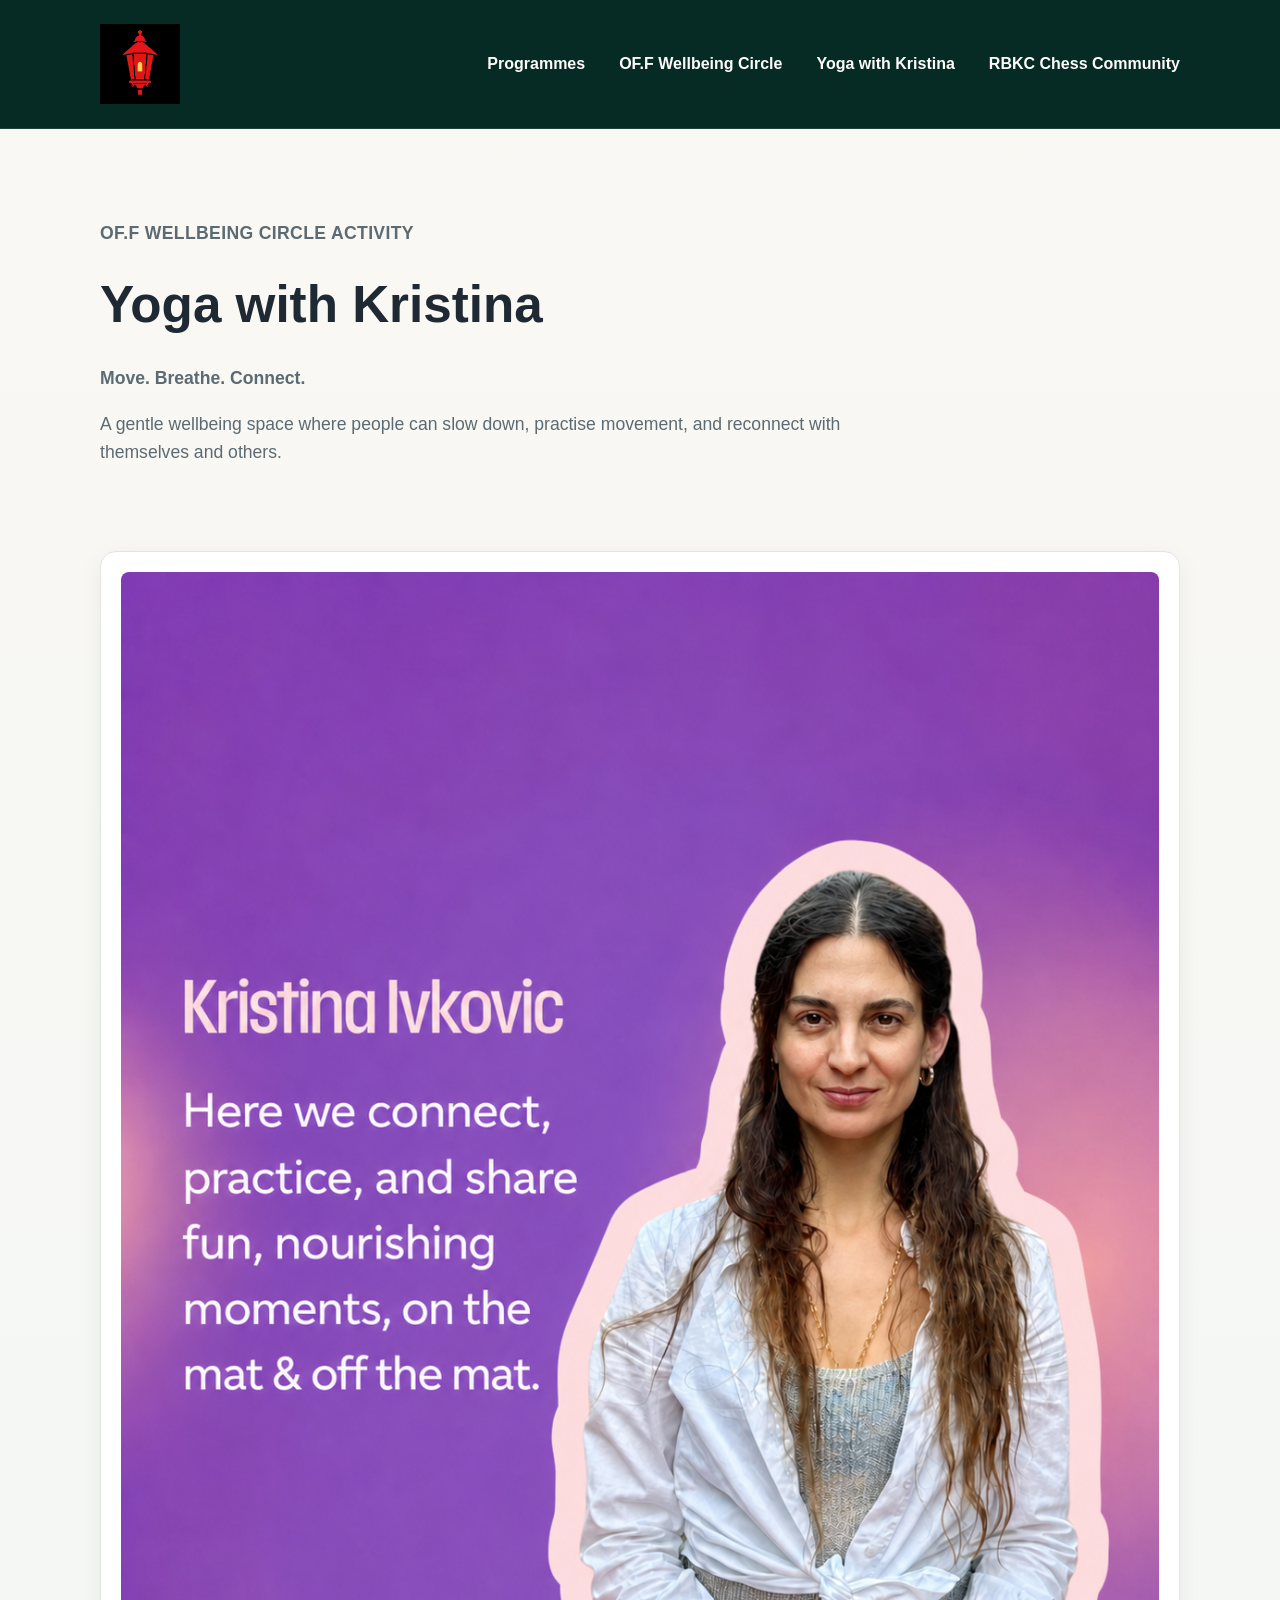
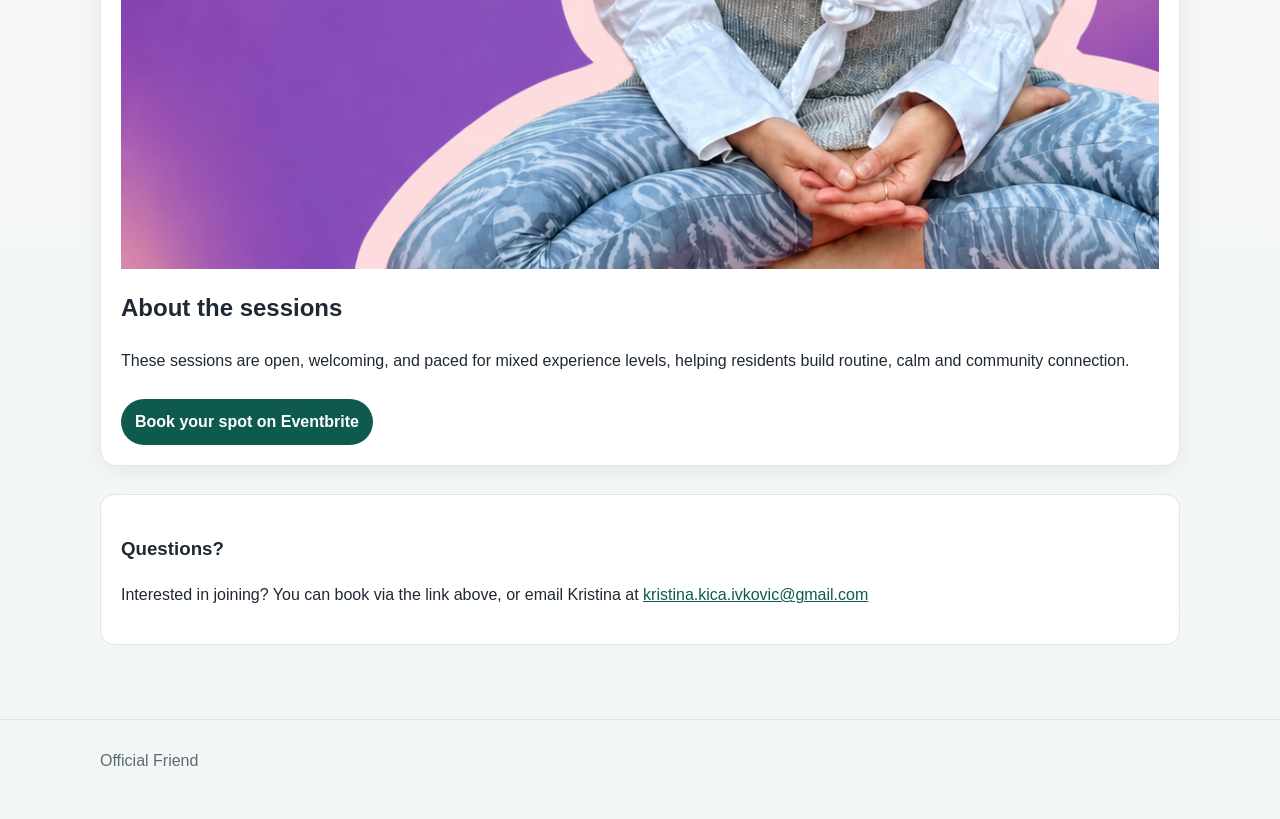
<file: yoga-with-kristina.html>
<!doctype html>
<html lang="en">
<head>
    <meta charset="UTF-8">
    <meta name="viewport" content="width=device-width,initial-scale=1">
    <title>Yoga with Kristina | Official Friend</title>
    <link rel="stylesheet" href="style.css">
</head>
<body>

<header class="site-header">
    <div class="container nav">
        <a class="brand" href="index.html"><img src="lantern-logo.png" alt="Official Friend" style="height: 80px; width: auto;"></a>
        <nav class="nav-links">
            <a href="programmes.html">Programmes</a>
            <a href="off-wellbeing-circle.html">OF.F Wellbeing Circle</a>
            <a class="active" href="yoga-with-kristina.html">Yoga with Kristina</a>
            <a href="rbkc-chess-community.html">RBKC Chess Community</a>
        </nav>
    </div>
</header>

<main class="container">
    <section class="hero">
        <p class="eyebrow">OF.F Wellbeing Circle Activity</p>
        <h1>Yoga with Kristina</h1>
        <p><strong>Move. Breathe. Connect.</strong></p>
        <p>A gentle wellbeing space where people can slow down, practise movement, and reconnect with themselves and others.</p>
    </section>

    <section class="section">
        <article class="card">
            <img src="images/kristina-yoga.png" alt="Kristina yoga session">
            <h2>About the sessions</h2>
            <p>These sessions are open, welcoming, and paced for mixed experience levels, helping residents build routine, calm and community connection.</p>
            <a href="https://www.eventbrite.co.uk/e/yoga-hatha-vinyasa-with-kristina-at-chelsea-library-tickets-1981952517332" target="_blank" class="cta">Book your spot on Eventbrite</a>
        </article>

        <div class="contact-box">
            <h3>Questions?</h3>
            <p>Interested in joining? You can book via the link above, or email Kristina at <a href="mailto:kristina.kica.ivkovic@gmail.com">kristina.kica.ivkovic@gmail.com</a></p>
        </div>
    </section>
</main>

<footer class="footer">
    <div class="container">Official Friend</div>
</footer>

</body>
</html>
</file>
<file: official-friend-editorial.css>
* { box-sizing: border-box; }
  body { margin: 0; background: #0f2a22; line-height: 1.55; }
  h1, h2, h3 { text-wrap: balance; }
  a, button { -webkit-tap-highlight-color: transparent; }
  .brand { display: inline-flex; align-items: center; gap: 12px; text-decoration: none; }
  .section-lantern { display: block; width: 48px; height: 48px; object-fit: contain; border-radius: 50%; }
  .footer-brand { display: flex; align-items: center; gap: 12px; }
  .footer-brand .section-lantern { width: 34px; height: 34px; }
  .brand img { display: block; width: 50px; height: 50px; object-fit: contain; border-radius: 50%; }
  .header-link { color: #fff4dc; font-weight: 600; text-underline-offset: .3em; }
  .hero-quote { border-left: 4px solid #f2c14e; }
  .campaign-card { border: 1px solid #2c5446; }
  #jumper {
    padding: clamp(24px, 5vw, 56px);
    background: #0a0a0a;
    color: #f2efe8;
    border-radius: 20px;
    border-top: 4px solid #d42e22;
    grid-template-columns: repeat(2, minmax(0, 1fr));
  }
  #jumper {
    position: relative;
    isolation: isolate;
    overflow: hidden;
    background: radial-gradient(ellipse at 14% 6%, #25221e 0%, #11100f 46%, #0a0a0a 83%);
  }
  #jumper::before {
    content: "";
    position: absolute;
    inset: 0;
    z-index: -1;
    pointer-events: none;
    background-image:
      radial-gradient(circle, #f2efe8 0.45px, transparent 0.85px),
      radial-gradient(circle, #f2efe8 0.35px, transparent 0.8px),
      repeating-linear-gradient(102deg, transparent 0 6px, #ccae83 7px 8px, transparent 9px 15px);
    background-size: 5px 7px, 11px 13px, auto;
    background-position: 0 0, 2px 3px, 0 0;
    opacity: .085;
  }
  .jumper-description {
    margin: 0;
    max-width: 46ch;
    color: #f2efe8;
    font-size: clamp(1.0625rem, 1.4vw, 1.1875rem);
    line-height: 1.65;
  }
  #jumper { display:grid; gap:clamp(26px,4vw,48px); align-items:center; grid-template-columns:minmax(0,.94fr) minmax(0,1.06fr); }
  .jacket-referrals { padding:14px 16px; border-left:4px solid #f2c14e; border-radius:0 10px 10px 0; background:#16382e; color:#fff4dc; }
  .jacket-referrals h2 { margin:0 0 5px; font-size:1rem; }
  .jacket-referrals p { margin:0; font-size:1rem; }
  .jacket-referrals strong { color:#f2c14e; }
  .campaign-jackets,.campaign-copy { min-width:0; display:flex; flex-direction:column; gap:20px; }
  #jumper .london-headline { margin:0; color:#f2efe8; font:600 clamp(2.5rem,5.3vw,4.7rem)/.99 Newsreader,Georgia,serif; letter-spacing:-.035em; text-wrap:balance; }
  @media(max-width:740px) { .campaign-copy { grid-row:1; } }
  #jumper .jumper-title {
    margin: 0;
    font: 600 clamp(1.85rem, 3.3vw, 3.2rem)/1 Newsreader, Georgia, serif;
    text-transform: uppercase;
  }
  .jumper-title em {
    display: block;
    margin-top: .15em;
    font: italic 600 1.16em/.9 Newsreader, Georgia, serif;
    text-transform: none;
    color: #ff654f;
  }
  #jumper .jumper-panel {
    min-width: 0;
    min-height: 250px;
    justify-content: center;
    border: 1px solid #585650;
    border-radius: 0;
  }
  #jumper .jumper-panel { background: #080807 !important; }
  @media (prefers-reduced-motion: no-preference) {
    #jumper .jumper-panel {
      animation: jumper-settle 700ms ease-out;
      transition: transform 260ms ease, box-shadow 260ms ease;
    }
    @keyframes jumper-settle {
      0% { transform: perspective(900px) rotateY(-8deg) rotateX(4deg); }
      65% { transform: perspective(900px) rotateY(3deg); }
      100% { transform: perspective(900px) rotateY(0); }
    }
  }
  @media (hover: hover) and (pointer: fine) and (prefers-reduced-motion: no-preference) {
    #jumper .jumper-panel:hover {
      transform: perspective(900px) rotateY(-7deg) rotateX(4deg) translateY(-4px);
      box-shadow: 14px 16px 30px rgb(0 0 0 / 40%);
    }
  }
  .jumper-panel .jumper-choices { flex-wrap: wrap; justify-content: center; }
  .reveal .action:first-child { background: #0f2a22; border-color: #0f2a22; color: #fff4dc; }
  .reveal .action:hover { text-decoration: none; box-shadow: inset 0 -3px currentColor; }
  @media (max-width: 740px) {
    #jumper { grid-template-columns: minmax(0, 1fr); gap: 26px !important; }
    #jumper .jumper-panel { min-height: 210px; }
    .reveal .actions { display: grid; }
    .reveal .action { justify-content: center; text-align: center; }
  }
  a:focus-visible { outline: 3px solid #f2c14e; outline-offset: 4px; }
  .actions { display: flex; flex-wrap: wrap; gap: 12px; }
  .action { display: inline-flex; align-items: center; min-height: 44px; padding: 0 14px; border: 2px solid; border-radius: 10px; color: #0f2a22; font-weight: 650; }
  .action:focus-visible { outline-color: #0f2a22; }
  #jumper .jacket-display { display:grid; grid-template-columns:repeat(2,minmax(0,1fr)); align-content:center; align-items:start; gap:clamp(8px,2vw,20px); padding:clamp(10px,2vw,22px); border-radius:20px; }
  .jacket-display figure { margin:0; display:grid; gap:.5rem; text-align:center; font-weight:700; color:#fff4dc; }
  .jacket-display img { display:block; width:100%; height:auto; border-radius:10px; background:#fff; }
  .london-deck { display:grid; grid-template-columns:minmax(0,1.15fr) minmax(0,.85fr); background:#17382e; color:#fff4dc; border:1px solid #476253; border-radius:22px; overflow:hidden; }
  .london-deck-body { min-width:0; padding:clamp(22px,4.5vw,52px); background:radial-gradient(ellipse at top left,#284a39,transparent 72%); }
  .london-deck-controls:not([hidden]) { display:flex; flex-wrap:wrap; gap:.45rem; margin-bottom:clamp(24px,4vw,42px); }
  .london-deck-controls button { font:inherit; font-size:.9rem; font-weight:700; color:inherit; background:#102c24; border:1px solid #52705f; border-radius:999px; padding:.55rem .85rem; cursor:pointer; }
  .london-deck-controls button[aria-pressed="true"] { background:#f2c14e; border-color:#f2c14e; color:#0f2a22; }
  .london-deck :is(a,button,summary):focus-visible { outline:2px solid #fff4dc; outline-offset:4px; }
  .london-deck h2 { margin:0; max-width:13ch; font:600 clamp(2.65rem,5.9vw,5rem)/.94 Newsreader,Georgia,serif; letter-spacing:-.045em; text-wrap:balance; }
  .london-deck p,.london-deck li { max-width:59ch; }
  .london-deck ul { padding-left:1.15rem; }
  .london-deck li + li { margin-top:.5rem; }
  .london-deck blockquote { margin:1.3rem 0 0; padding:.1rem 0 .1rem 1rem; border-left:2px solid #f2c14e; color:#ffe2a1; font:500 clamp(1.35rem,2.4vw,2rem)/1.12 Newsreader,Georgia,serif; text-wrap:pretty; }
  .london-deck a { color:#f2c14e; font-weight:700; text-underline-offset:.2em; }
  .london-deck-body > article + article:not([hidden]) { margin-top:1.5rem; }
  .london-photo { position:relative; display:grid; align-content:end; isolation:isolate; min-height:100%; margin:0; background:#254435; }
  .london-photo::after { content:""; position:absolute; inset:0; z-index:-1; background:linear-gradient(transparent 50%,rgba(8,24,19,.9)); }
  .london-photo img { position:absolute; inset:0; z-index:-2; width:100%; height:100%; object-fit:cover; }
  .london-photo figcaption { padding:1.25rem; color:#fff4dc; font-size:.9rem; font-weight:700; }
  #community { margin-top:1.5rem; padding-top:1rem; border-top:1px solid #547062; }
  #community summary { cursor:pointer; width:fit-content; font-weight:700; }
  .community-card { margin-top:.8rem; padding:1rem; background:#102c24; border:1px solid #547062; border-radius:12px; }
  .community-card h3 { margin:0; font-size:1.15rem; }
  .community-card p { margin:.6rem 0; }
  .community-links { display:flex; flex-wrap:wrap; gap:.45rem 1rem; }
  @media (max-width:760px) {
    .london-deck { grid-template-columns:1fr; }
    .london-photo { min-height:clamp(190px,53vw,350px); }
  }
  .agency-hero { padding-block:clamp(2rem,7vw,5rem); border-block:1px solid #31564b; }
  .agency-hero h1 { margin:0; max-width:15ch; font:600 clamp(2.85rem,8vw,6.4rem)/.98 Newsreader,Georgia,serif; letter-spacing:-.045em; }
  .agency-intro { max-width:56ch; color:#d9e4dc; font-size:clamp(1.05rem,2.6vw,1.35rem); }
  .friendship,.section-label { color:#f2c14e; font-weight:700; }
  .agency-actions { margin-top:1.25rem; }
  .agency-actions .action { color:#fff4dc; border-color:#9eb5a7; min-height:44px; text-decoration:none; }
  .agency-actions .primary-action { background:#f2c14e; color:#0f2a22; border-color:#f2c14e; }
  .campaigns { display:grid; gap:1.25rem; }
  .campaigns h2,.research h2,.blue-book h3 { margin:0; font:600 clamp(2.5rem,5.5vw,4.4rem)/1 Newsreader,Georgia,serif; letter-spacing:-.03em; }
  .research { display:grid; grid-template-columns:minmax(0,1.4fr) minmax(0,1fr); gap:clamp(1.5rem,5vw,4rem); padding:clamp(1.25rem,5vw,3rem); background:#16382e; border:1px solid #31564b; border-radius:20px; }
  .research-copy p:not(.section-label) { max-width:56ch; color:#d9e4dc; }
  .section-label { margin:0 0 .75rem; font-size:.78rem; letter-spacing:.09em; text-transform:uppercase; }
  .blue-book { display:flex; flex-direction:column; justify-content:space-between; gap:1.5rem; padding:clamp(1.25rem,4vw,2.5rem); color:white; background:#164a91; border:1px solid #aabfdf; border-left:8px solid white; }
  .blue-book .section-label { color:white; }
  .blue-book img { border-radius:50%; margin-bottom:.75rem; }
  .blue-book p { margin-bottom:0; }
  .book-publisher { padding-top:.75rem; border-top:1px solid #aabfdf; }
  #jumper .jacket-hook { margin:0; font:600 clamp(1.5rem,3vw,2.5rem)/1.05 Newsreader,Georgia,serif; }
  #jumper .jacket-referrals h3 { margin:0 0 5px; font-size:1rem; }
  #how { scroll-margin-top:1rem; }
  @media(max-width:740px) { .research { grid-template-columns:1fr; } }

body { color:#fff4dc; font:1rem/1.55 system-ui,sans-serif; }
a:focus-visible,button:focus-visible,summary:focus-visible { outline:3px solid #f2c14e; outline-offset:4px; }
.landing { min-height:calc(100svh - 230px); display:grid; align-content:center; padding:clamp(1rem,5vw,4rem) 0; }
.landing h1 { margin:0; max-width:17ch; font:600 clamp(2.8rem,8.4vw,7.4rem)/.98 Newsreader,Georgia,serif; letter-spacing:-.045em; }
.landing-links { display:grid; grid-template-columns:repeat(3,minmax(0,1fr)); margin-top:clamp(2rem,5vw,4rem); border-block:1px solid #537668; }
.landing-links a { display:flex; justify-content:space-between; align-items:center; gap:.5rem; min-height:64px; padding:.8rem clamp(.65rem,2vw,1.25rem); color:#f2c14e; text-decoration:none; font:600 clamp(1.22rem,2.2vw,1.75rem)/1.15 Newsreader,Georgia,serif; }
.landing-links a + a { border-left:1px solid #537668; }
.landing-links a:hover { background:#16382e; text-decoration:underline; text-underline-offset:.2em; }
.page-title { margin:0; font:600 clamp(3rem,8vw,5.5rem)/1 Newsreader,Georgia,serif; letter-spacing:-.03em; }
@media(max-width:620px) {
  .landing-links { grid-template-columns:1fr; }
  .landing-links a { padding-inline:0; }
  .landing-links a + a { border-left:0; border-top:1px solid #537668; }
}

/* Phone layout and touch targets */
@media (max-width:740px) {
  body > div > div {
    padding-inline:clamp(16px,4vw,24px) !important;
    padding-bottom:36px !important;
  }
  .header-link {
    display:inline-flex;
    align-items:center;
    min-height:44px;
  }
  #jumper { grid-template-columns:minmax(0,1fr); }
  #jumper .campaign-copy { grid-row:auto; }
  .campaign-copy .actions,.research .actions { display:grid; }
  .campaign-copy .action,.research .action { padding-block:.65rem; }
  .london-deck-controls button,.london-deck summary { min-height:44px; }
  .london-deck summary { align-content:center; }
  .community-links a { display:inline-flex; align-items:center; min-height:44px; }
}
@media (max-width:620px) {
  .landing { min-height:0; padding:clamp(2rem,9vw,4rem) 0 1rem; }
  .landing h1 {
    font-size:clamp(2.55rem,10vw,4.25rem);
    text-wrap:balance;
  }
  .landing-links a { min-height:58px; }
  .page-title,.research h2,.blue-book h3 { overflow-wrap:anywhere; }
  .research,.london-deck-body,#jumper { padding:16px; }
}
</file>
<file: official-friend-menu.css>
.site-menu { position:relative; z-index:2; }
.site-menu summary {
  display:flex; align-items:center; gap:.7rem; min-height:44px;
  padding:.5rem .85rem; border:1px solid #a68645; border-radius:8px;
  color:#f2c14e; font:700 1rem/1.25 system-ui,sans-serif; cursor:pointer; list-style:none;
}
.site-menu summary::-webkit-details-marker { display:none; }
.site-menu summary span::before { content:"+"; }
.site-menu[open] summary span::before { content:"−"; }
.site-menu nav {
  position:absolute; inset-inline-end:0; top:calc(100% + .5rem);
  width:min(13rem,calc(100vw - 32px)); padding:.4rem;
  border:1px solid #537668; border-radius:12px; background:#16382e;
  box-shadow:0 10px 30px #091c1680;
}
.site-menu nav a {
  display:flex; align-items:center; min-height:44px; padding:.45rem .75rem;
  border-radius:6px; color:#fff4dc; text-decoration:none; font:650 1rem/1.25 system-ui,sans-serif;
}
.site-menu nav a:is(:hover,[aria-current="page"]) { background:#294c3d; color:#f2c14e; }

.site-menu :is(summary,a):focus-visible { outline:2px solid #f2c14e; outline-offset:3px; }
</file>
<file: style.css>
:root {
  --bg: #f7f4ef;
  --surface: #ffffff;
  --text: #1f2933;
  --muted: #5c6b73;
  --brand: #0e5a4f;
  --brand-soft: #e6f3ef;
  --accent: #7a5cfa;
  --border: #dfe7e3;
}
* { box-sizing: border-box; }
body {
  margin: 0;
  font-family: Inter, "Segoe UI", Arial, sans-serif;
  color: var(--text);
  background: linear-gradient(180deg, #faf8f3 0%, #f2f7f5 100%);
  line-height: 1.6;
}
a { color: var(--brand); }
.container { width: min(1080px, 92%); margin: 0 auto; }
.site-header {
  background: #062b25; /* This matches your lantern background */
  padding: 10px 0;
  border-bottom: 1px solid rgba(255,255,255,0.1);
}

.nav-links a {
  color: #fdfcf9 !important; /* This turns your menu links cream/white */
}

.nav-links a.active {
  border-bottom-color: #d63c2e; /* The red underline from the lantern */
}
.nav { display:flex; align-items:center; justify-content:space-between; padding: 12px 0; gap: 20px; }
.brand { font-weight: 700; text-decoration: none; color: var(--text); }
.nav-links { display:flex; flex-wrap: wrap; gap: 14px; }
.nav-links a { text-decoration:none; color: var(--muted); font-weight:600; }
.nav-links a:hover, .nav-links a.active { color: var(--brand); }
.hero { padding: 72px 0 44px; }
.hero h1 { font-size: clamp(2rem, 5vw, 3.2rem); margin: 0 0 12px; }
.hero p { color: var(--muted); font-size: 1.1rem; max-width: 820px; }
.section { padding: 24px 0 56px; }
.grid { display:grid; grid-template-columns: repeat(auto-fit,minmax(260px,1fr)); gap: 22px; }
.card {
  background: var(--surface); border: 1px solid var(--border); border-radius: 16px;
  padding: 20px; box-shadow: 0 6px 24px rgba(16,24,40,.06);
}
.card img { width:100%; height:190px; object-fit:cover; border-radius:12px; margin-bottom: 12px; }
.eyebrow { color: var(--brand); font-weight: 700; font-size: .9rem; letter-spacing: .02em; text-transform: uppercase; }
.cta { display:inline-block; margin-top: 10px; padding: 10px 14px; border-radius: 999px; text-decoration:none; background: var(--brand); color:white; font-weight: 600; }
.soft { background: var(--brand-soft); border: 1px solid #cbe3da; border-radius:16px; padding: 20px; }
.footer { padding: 28px 0 46px; color: var(--muted); border-top: 1px solid var(--border); margin-top: 18px; }
.subtle { font-size: .95rem; color: var(--muted); }
.contact-box { margin-top: 28px; background:#fff; border:1px solid var(--border); border-radius:14px; padding:20px; }
.card img {
  width: 100%;
  height: auto; /* This makes the image scale naturally */
  display: block;
  border-radius: 8px 8px 0 0;
  object-fit: cover;
}
/* This makes the header the brand green and aligns everything */
.site-header {
  background-color: #062b25; 
  padding: 12px 0;
}

.nav {
  display: flex;
  justify-content: space-between;
  align-items: center;
}

/* This handles the new Icon and the Text name */
.brand {
  display: flex;
  align-items: center;
  text-decoration: none;
}

.logo-img {
  height: 50px; /* Adjust this if the lantern looks too small */
  width: auto;
  margin-right: 12px;
}

.brand-name {
  color: #fdfcf9;
  font-weight: 700;
  font-size: 1.4rem;
}

/* This makes sure your menu links are visible on the green */
.nav-links a {
  color: #fdfcf9 !important;
  margin-left: 20px;
  text-decoration: none;
}
</file>
